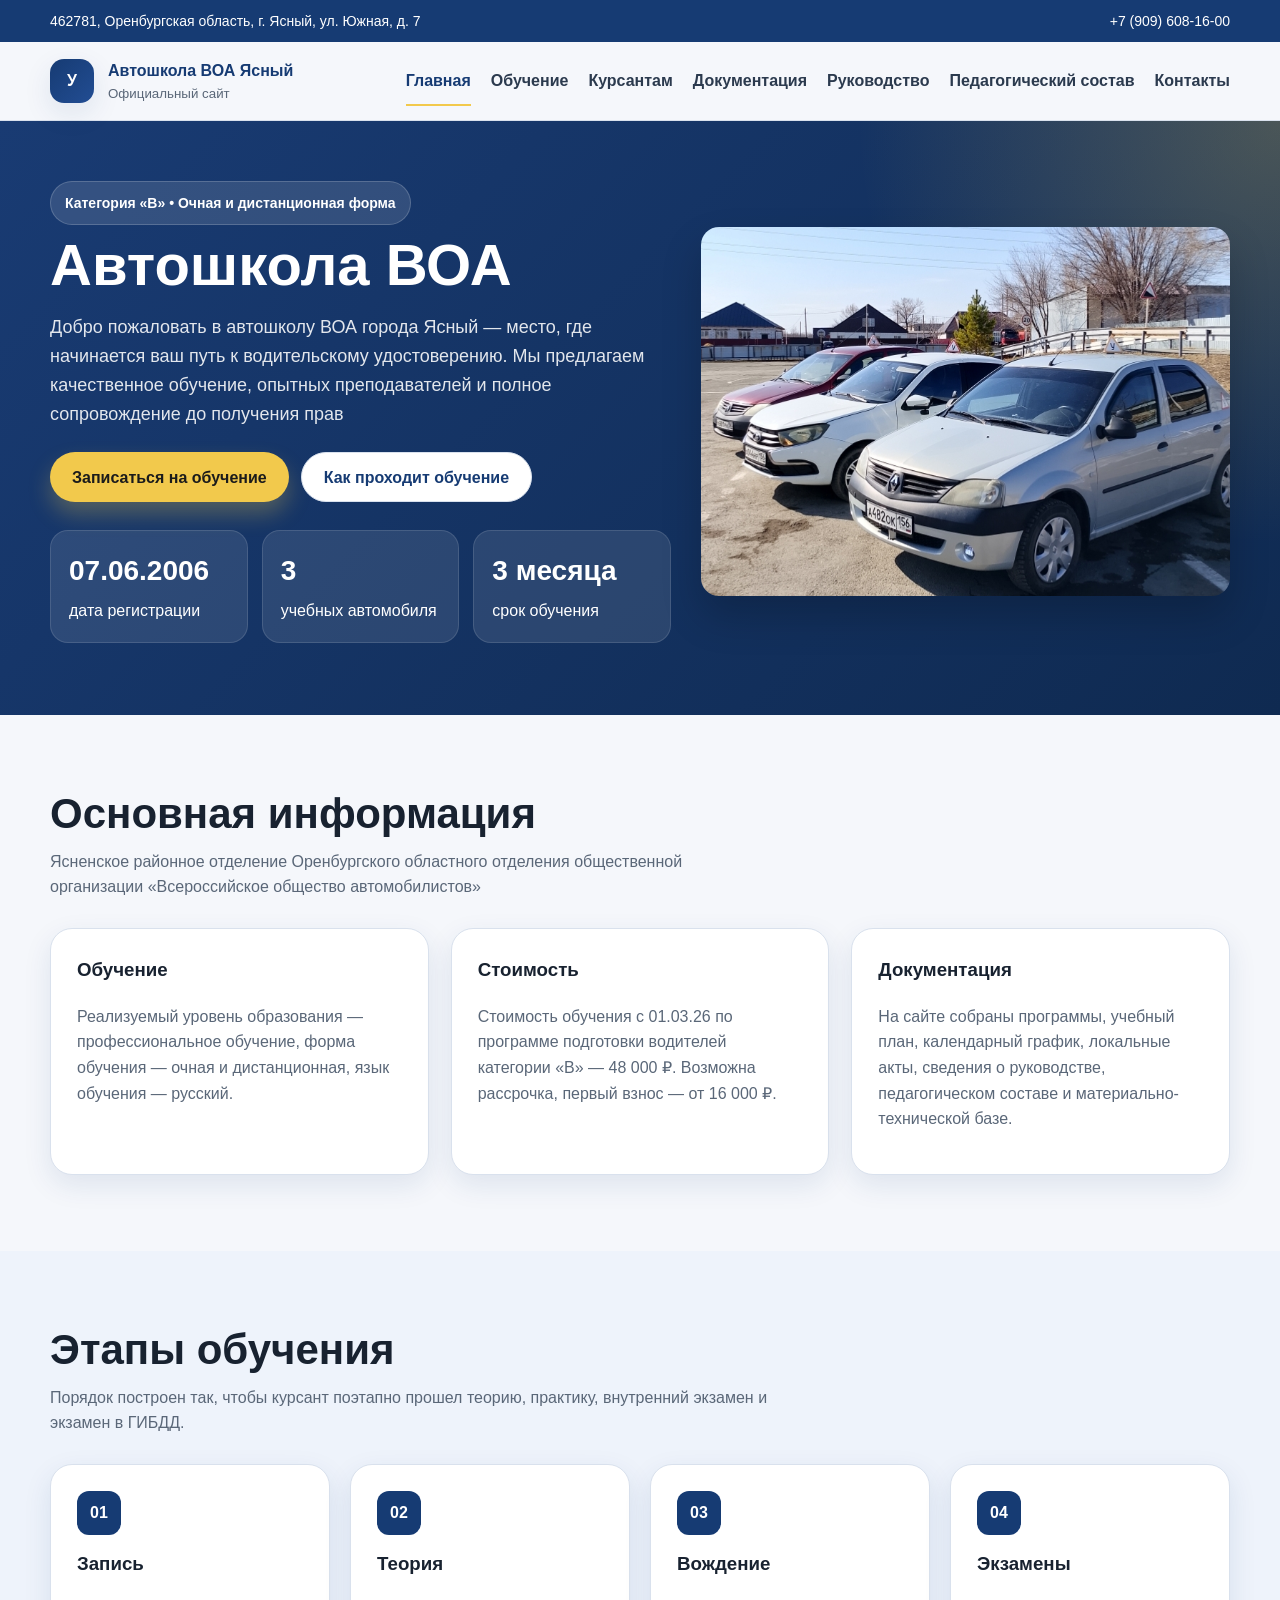
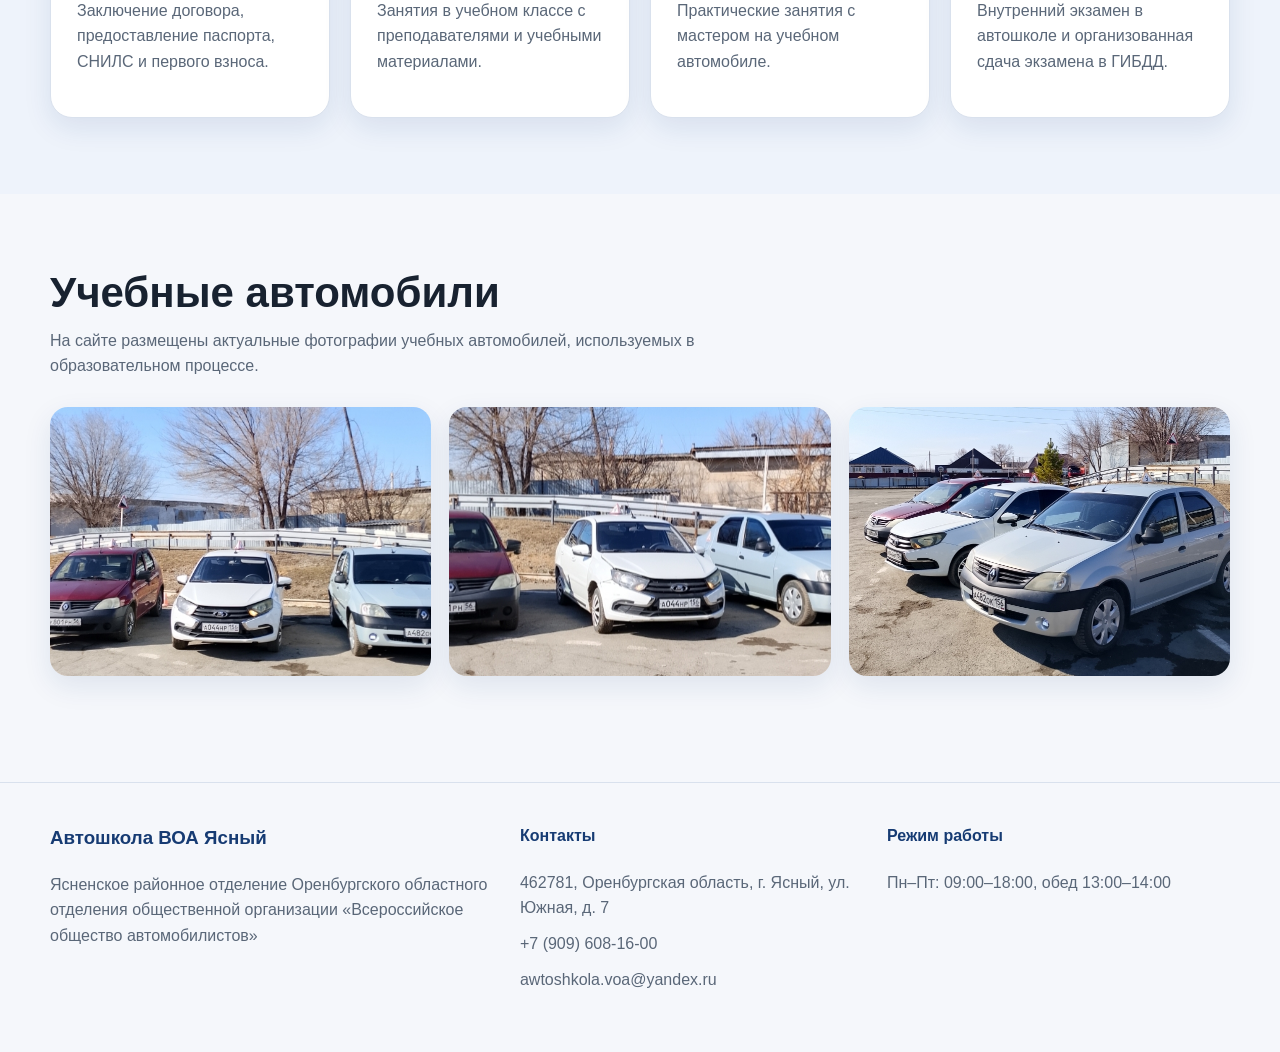
<file: index.html>
<!DOCTYPE html>
<html lang="ru">
<head>
  <meta charset="UTF-8" />
  <meta name="viewport" content="width=device-width, initial-scale=1.0" />

  <title>ВОА Ясный — автошкола, обучение на права категории B</title>

  <meta name="description" content="Официальный сайт автошколы ВОА в Ясном. Обучение на права категории B, теория, вождение, подготовка к экзамену ГИБДД.ВОА Ясный, Автошкола Ясный, Автошкола ВОА Ясный" />

  <meta name="keywords" content="ВОА Ясный, автошкола Ясный, права Ясный, обучение вождению" />

  <meta name="robots" content="index, follow" />

  <meta name="google-site-verification" content="EW2TtbKQk9HyhIWcy-3TnXFjOgDxEClTxjRQ3O5Yyy0" />
  <meta name="yandex-verification" content="37dcff7eb4af3d0b" />

  <link rel="stylesheet" href="style.css" />
</head>
<body>
  <div class="topbar">
    <div class="container topbar-inner">
      <span>462781, Оренбургская область, г. Ясный, ул. Южная, д. 7</span>
      <span><a href="tel:79096081600">+7 (909) 608-16-00</a></span>
    </div>
  </div>
  <header class="header">
    <div class="container header-inner">
      <a class="logo" href="index.html">
        <span class="logo-mark">У</span>
        <span>
          <strong>Автошкола ВОА Ясный</strong>
          <small>Официальный сайт</small>
        </span>
      </a>
      <button class="menu-toggle" type="button" aria-label="Открыть меню">☰</button>
      <nav class="nav"><a href="index.html" class="is-active">Главная</a>
<a href="training.html">Обучение</a>
<a href="students.html">Курсантам</a>
<a href="docs.html">Документация</a>
<a href="management.html">Руководство</a>
<a href="teachers.html">Педагогический состав</a>
<a href="contacts.html">Контакты</a></nav>
    </div>
  </header>
  <main>
<section class="hero hero-home">
  <div class="container hero-grid">
    <div class="hero-copy reveal">
      <span class="eyebrow">Категория «В» • Очная и дистанционная форма</span>
      <h1>Автошкола ВОА</h1>
      <p>Добро пожаловать в автошколу ВОА города Ясный — место, где начинается ваш путь к водительскому удостоверению. Мы предлагаем качественное обучение, опытных преподавателей и полное сопровождение до получения прав</p>
      <div class="hero-actions">
        <a class="btn btn-primary" href="tel:+79096081600">Записаться на обучение</a>
        <a class="btn btn-secondary" href="training.html">Как проходит обучение</a>
      </div>
      <div class="stats-grid">
        <div class="stat-card"><strong>07.06.2006</strong><span>дата регистрации</span></div>
        <div class="stat-card"><strong>3</strong><span>учебных автомобиля</span></div>
        <div class="stat-card"><strong>3 месяца</strong><span>срок обучения</span></div>
      </div>
    </div>
    <div class="hero-media reveal">
      <img src="assets/img/cars-2.jpg" alt="Учебные автомобили автошколы" />
    </div>
  </div>
</section>

<section class="section">
  <div class="container">
    <div class="section-head reveal">
      <h2>Основная информация</h2>
      <p>Ясненское районное отделение Оренбургского областного отделения общественной организации «Всероссийское общество автомобилистов»</p>
    </div>
    <div class="cards cards-3">
      <article class="card reveal">
        <h3>Обучение</h3>
        <p>Реализуемый уровень образования — профессиональное обучение, форма обучения — очная и дистанционная, язык обучения — русский.</p>
      </article>
      <article class="card reveal">
        <h3>Стоимость</h3>
        <p>Стоимость обучения c 01.03.26 по программе подготовки водителей категории «В» — 48 000 ₽. Возможна рассрочка, первый взнос — от 16 000 ₽.</p>
      </article>
      <article class="card reveal">
        <h3>Документация</h3>
        <p>На сайте собраны программы, учебный план, календарный график, локальные акты, сведения о руководстве, педагогическом составе и материально-технической базе.</p>
      </article>
    </div>
  </div>
</section>

<section class="section section-soft">
  <div class="container">
    <div class="section-head reveal">
      <h2>Этапы обучения</h2>
      <p>Порядок построен так, чтобы курсант поэтапно прошел теорию, практику, внутренний экзамен и экзамен в ГИБДД.</p>
    </div>
    <div class="steps-grid">
      <div class="step-card reveal"><span>01</span><h3>Запись</h3><p>Заключение договора, предоставление паспорта, СНИЛС и первого взноса.</p></div>
      <div class="step-card reveal"><span>02</span><h3>Теория</h3><p>Занятия в учебном классе с преподавателями и учебными материалами.</p></div>
      <div class="step-card reveal"><span>03</span><h3>Вождение</h3><p>Практические занятия с мастером на учебном автомобиле.</p></div>
      <div class="step-card reveal"><span>04</span><h3>Экзамены</h3><p>Внутренний экзамен в автошколе и организованная сдача экзамена в ГИБДД.</p></div>
    </div>
  </div>
</section>

<section class="section">
  <div class="container">
    <div class="section-head reveal">
      <h2>Учебные автомобили</h2>
      <p>На сайте размещены актуальные фотографии учебных автомобилей, используемых в образовательном процессе.</p>
    </div>
    <div class="gallery-grid gallery-grid-3">
      <img class="reveal" src="assets/img/cars-1.jpg" alt="Учебные автомобили — фото 1" />
      <img class="reveal" src="assets/img/cars-3.jpg" alt="Учебные автомобили — фото 2" />
      <img class="reveal" src="assets/img/cars-5.jpg" alt="Учебные автомобили — фото 3" />
    </div>
  </div>
</section>

</main>
  <footer class="footer">
    <div class="container footer-grid">
      <div>
        <h3>Автошкола ВОА Ясный</h3>
        <p>Ясненское районное отделение Оренбургского областного отделения общественной организации «Всероссийское общество автомобилистов»</p>
      </div>
      <div>
        <h4>Контакты</h4>
        <p>462781, Оренбургская область, г. Ясный, ул. Южная, д. 7</p>
        <p><a href="tel:79096081600">+7 (909) 608-16-00</a></p>
        <p><a href="mailto:awtoshkola.voa@yandex.ru">awtoshkola.voa@yandex.ru</a></p>
      </div>
      <div>
        <h4>Режим работы</h4>
        <p>Пн–Пт: 09:00–18:00, обед 13:00–14:00</p>
      </div>
    </div>
  </footer>
  <script src="script.js"></script>
</body>
</html>
</file>
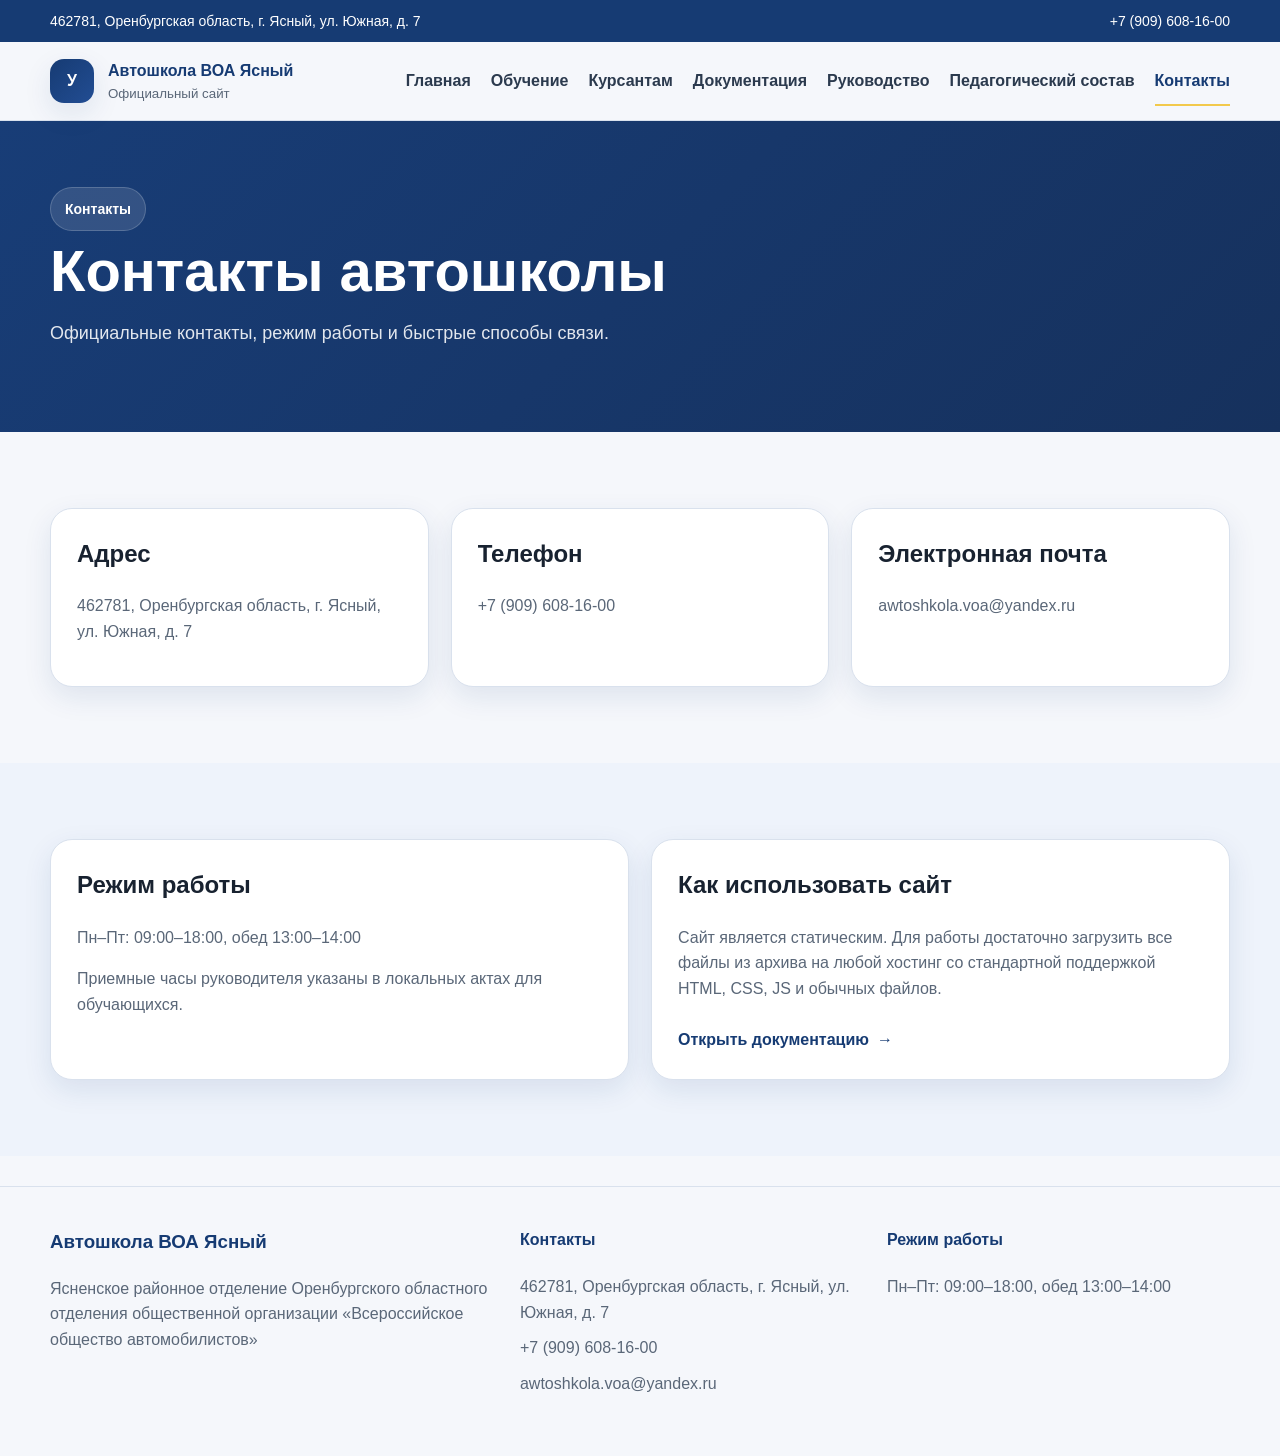
<file: contacts.html>
<!DOCTYPE html>
<html lang="ru">
<head>
  <meta charset="UTF-8" />
  <meta name="viewport" content="width=device-width, initial-scale=1.0" />
  <title>Контакты — Автошкола ВОА Ясный</title>
  <meta name="description" content="Официальный сайт Ясненское районное отделение ООООО «ВОА»." />
  <link rel="stylesheet" href="style.css" />
</head>
<body>
  <div class="topbar">
    <div class="container topbar-inner">
      <span>462781, Оренбургская область, г. Ясный, ул. Южная, д. 7</span>
      <span><a href="tel:79096081600">+7 (909) 608-16-00</a></span>
    </div>
  </div>
  <header class="header">
    <div class="container header-inner">
      <a class="logo" href="index.html">
        <span class="logo-mark">У</span>
        <span>
          <strong>Автошкола ВОА Ясный</strong>
          <small>Официальный сайт</small>
        </span>
      </a>
      <button class="menu-toggle" type="button" aria-label="Открыть меню">☰</button>
      <nav class="nav"><a href="index.html">Главная</a>
<a href="training.html">Обучение</a>
<a href="students.html">Курсантам</a>
<a href="docs.html">Документация</a>
<a href="management.html">Руководство</a>
<a href="teachers.html">Педагогический состав</a>
<a href="contacts.html" class="is-active">Контакты</a></nav>
    </div>
  </header>
  <main>
<section class="hero hero-inner">
  <div class="container hero-inner-box reveal">
    <span class="eyebrow">Контакты</span>
    <h1>Контакты автошколы</h1>
    <p>Официальные контакты, режим работы и быстрые способы связи.</p>
  </div>
</section>
<section class="section">
  <div class="container cards cards-3">
    <article class="card reveal"><h2>Адрес</h2><p>462781, Оренбургская область, г. Ясный, ул. Южная, д. 7</p></article>
    <article class="card reveal"><h2>Телефон</h2><p><a href="tel:79096081600">+7 (909) 608-16-00</a></p></article>
    <article class="card reveal"><h2>Электронная почта</h2><p><a href="mailto:awtoshkola.voa@yandex.ru">awtoshkola.voa@yandex.ru</a></p></article>
  </div>
</section>
<section class="section section-soft">
  <div class="container two-col">
    <div class="card reveal">
      <h2>Режим работы</h2>
      <p>Пн–Пт: 09:00–18:00, обед 13:00–14:00</p>
      <p>Приемные часы руководителя указаны в локальных актах для обучающихся.</p>
    </div>
    <div class="card reveal">
      <h2>Как использовать сайт</h2>
      <p>Сайт является статическим. Для работы достаточно загрузить все файлы из архива на любой хостинг со стандартной поддержкой HTML, CSS, JS и обычных файлов.</p>
      <a class="link-arrow" href="docs.html">Открыть документацию</a>
    </div>
  </div>
</section>
</main>
  <footer class="footer">
    <div class="container footer-grid">
      <div>
        <h3>Автошкола ВОА Ясный</h3>
        <p>Ясненское районное отделение Оренбургского областного отделения общественной организации «Всероссийское общество автомобилистов»</p>
      </div>
      <div>
        <h4>Контакты</h4>
        <p>462781, Оренбургская область, г. Ясный, ул. Южная, д. 7</p>
        <p><a href="tel:79096081600">+7 (909) 608-16-00</a></p>
        <p><a href="mailto:awtoshkola.voa@yandex.ru">awtoshkola.voa@yandex.ru</a></p>
      </div>
      <div>
        <h4>Режим работы</h4>
        <p>Пн–Пт: 09:00–18:00, обед 13:00–14:00</p>
      </div>
    </div>
  </footer>
  <script src="script.js"></script>
</body>
</html>
</file>
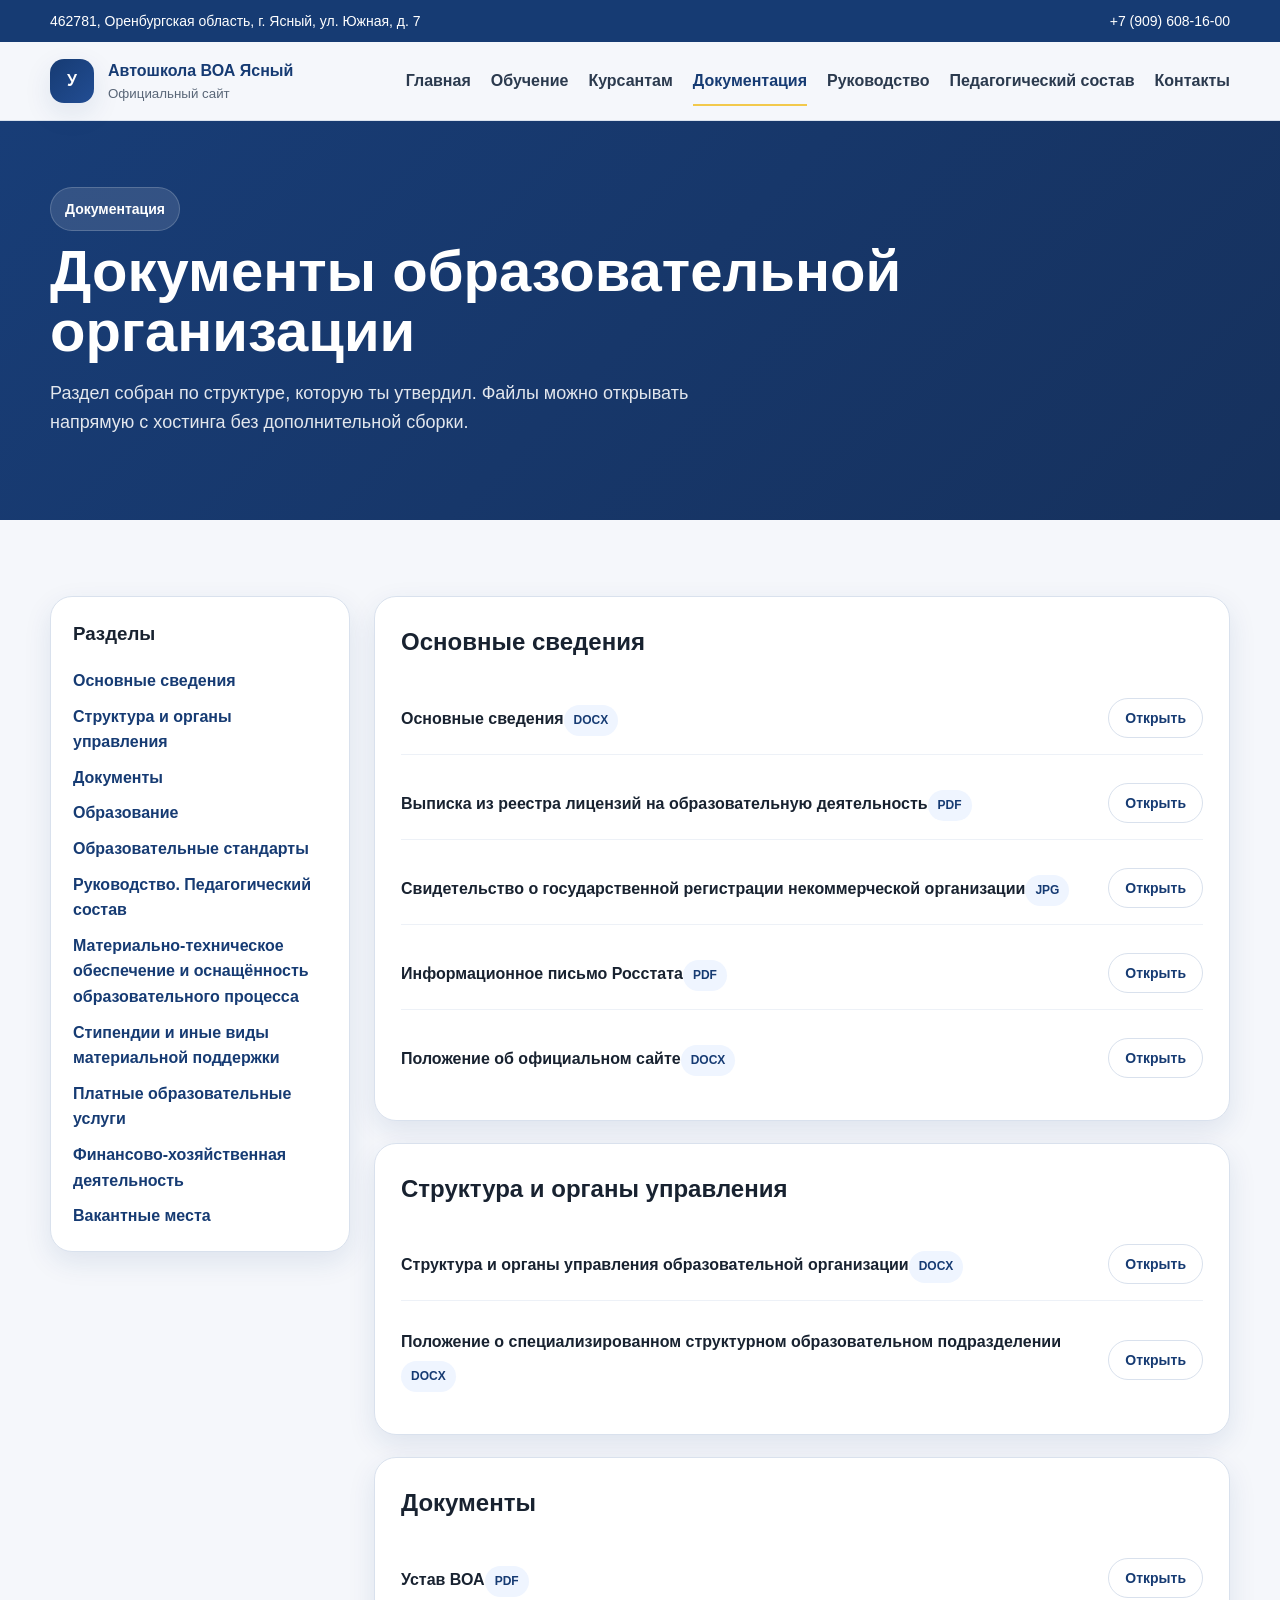
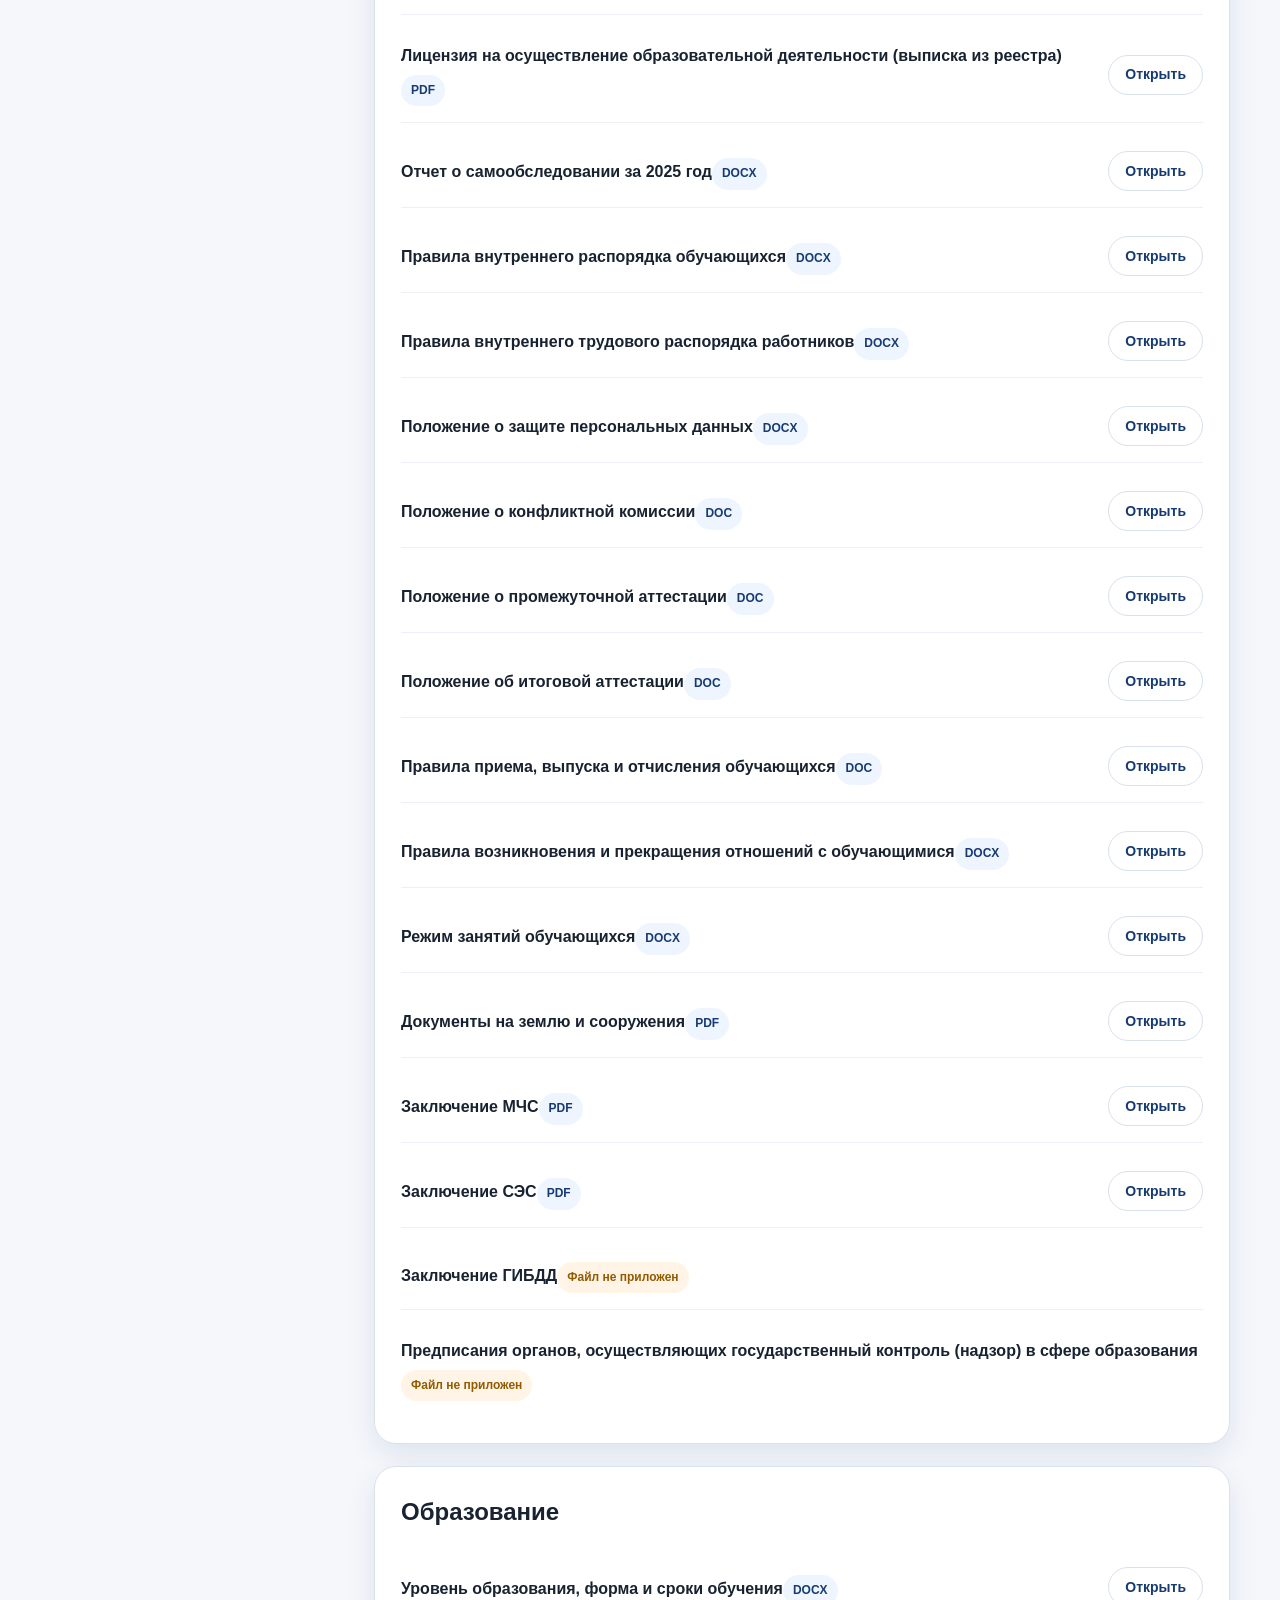
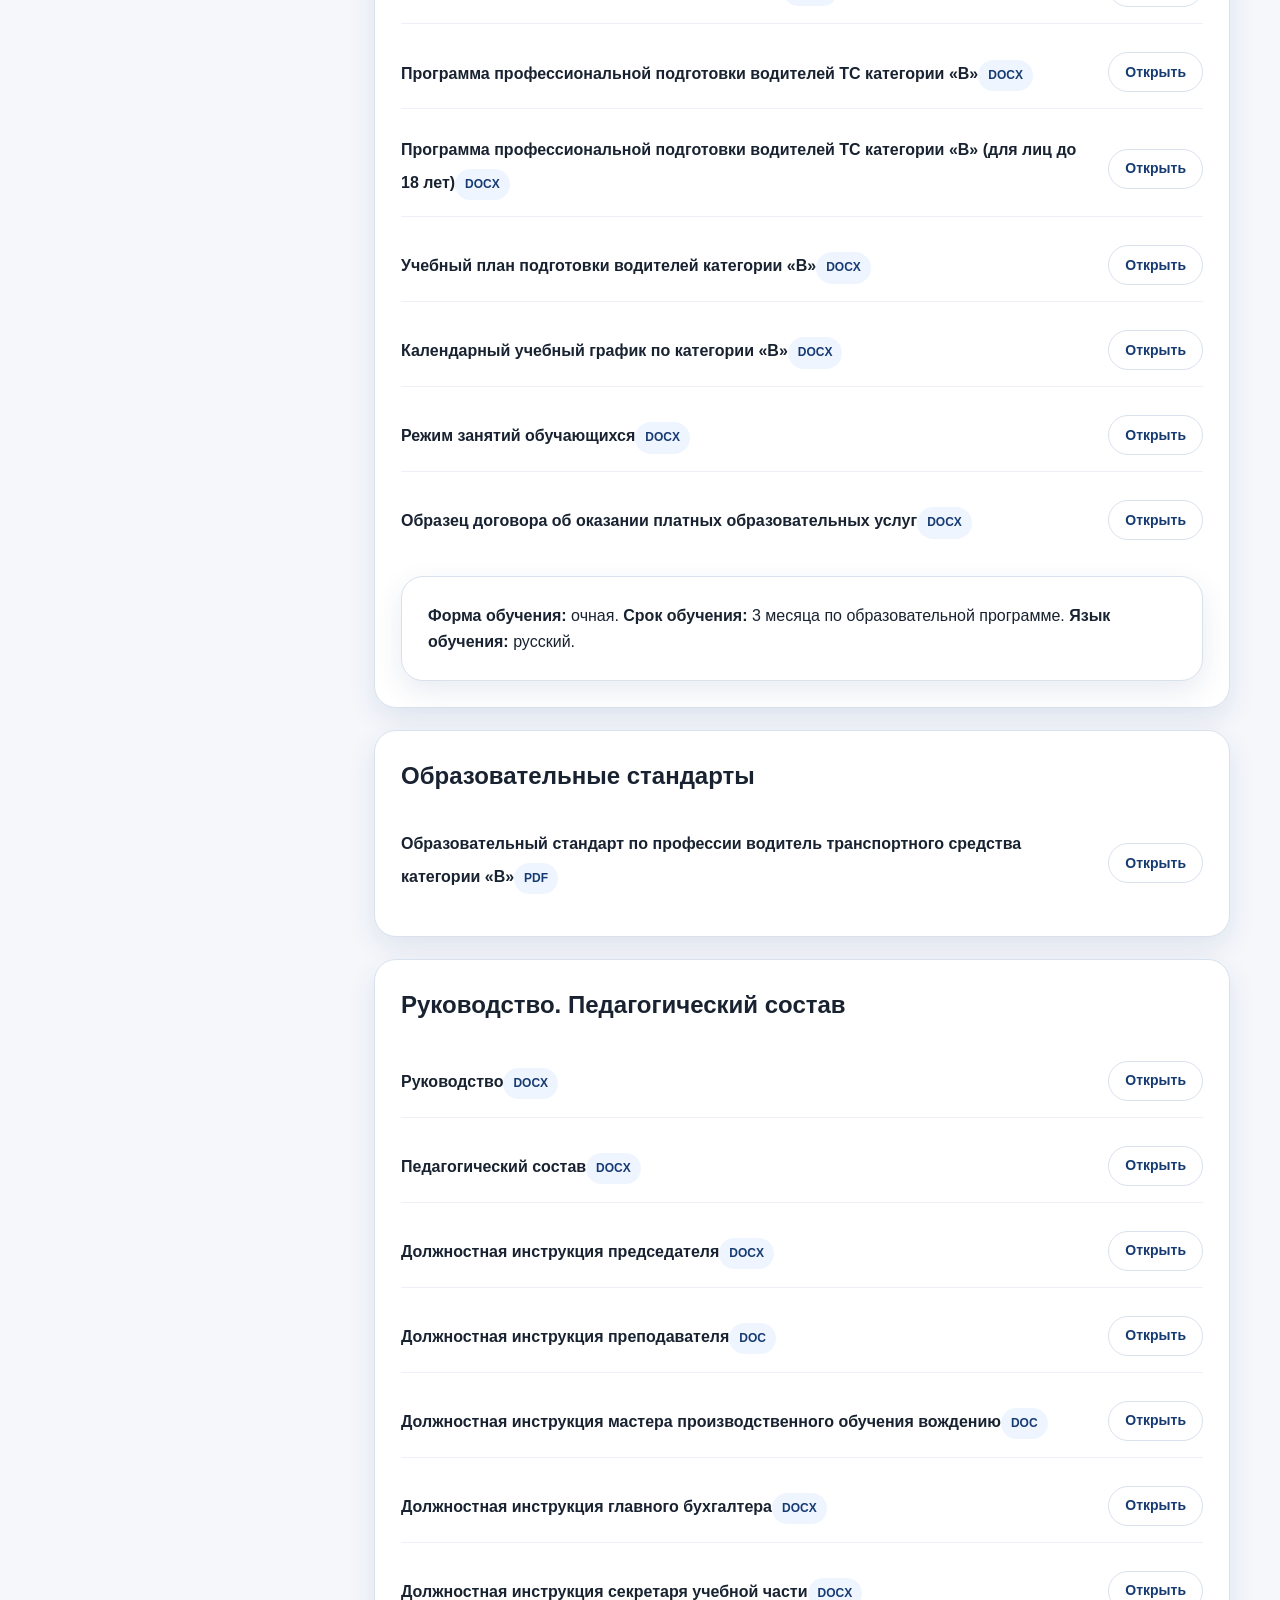
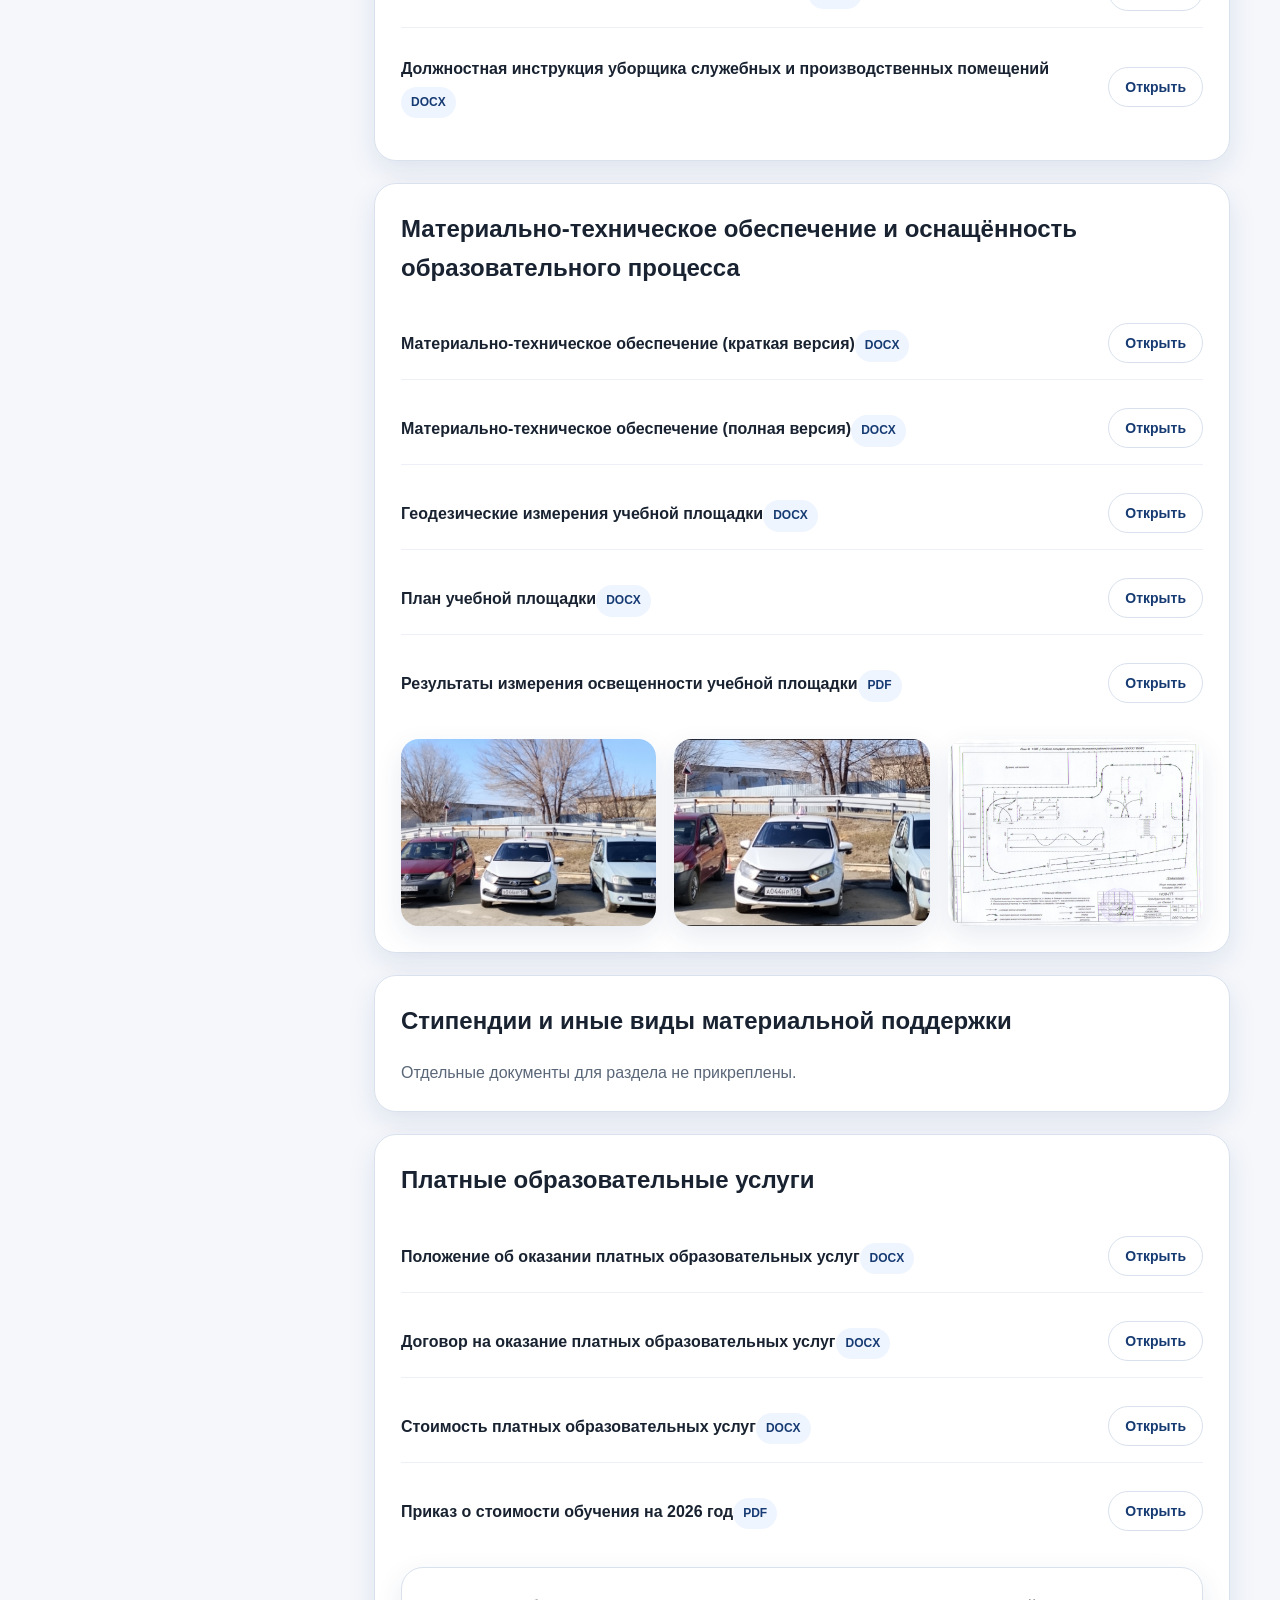
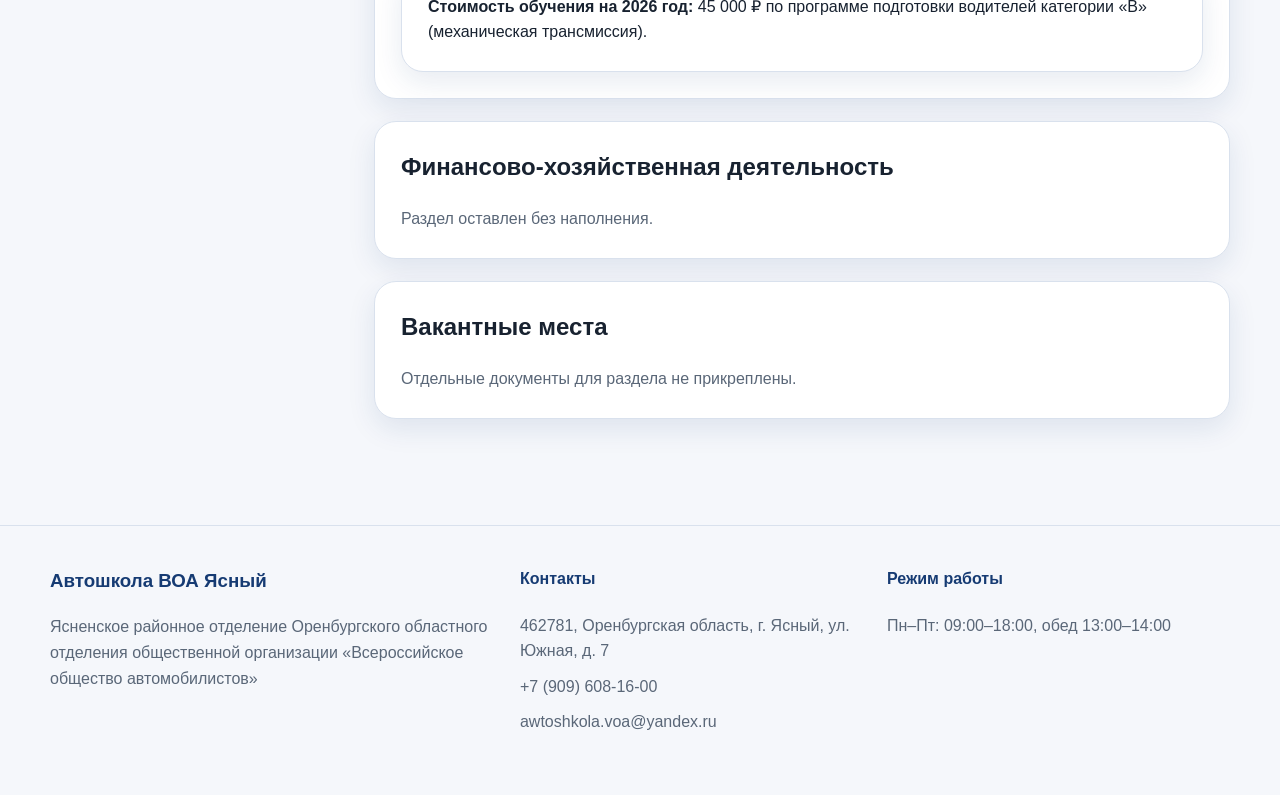
<file: docs.html>
<!DOCTYPE html>
<html lang="ru">
<head>
  <meta charset="UTF-8" />
  <meta name="viewport" content="width=device-width, initial-scale=1.0" />
  <title>Документация — Автошкола ВОА Ясный</title>
  <meta name="description" content="Официальный сайт Ясненское районное отделение ООООО «ВОА»." />
  <link rel="stylesheet" href="style.css" />
</head>
<body>
  <div class="topbar">
    <div class="container topbar-inner">
      <span>462781, Оренбургская область, г. Ясный, ул. Южная, д. 7</span>
      <span><a href="tel:79096081600">+7 (909) 608-16-00</a></span>
    </div>
  </div>
  <header class="header">
    <div class="container header-inner">
      <a class="logo" href="index.html">
        <span class="logo-mark">У</span>
        <span>
          <strong>Автошкола ВОА Ясный</strong>
          <small>Официальный сайт</small>
        </span>
      </a>
      <button class="menu-toggle" type="button" aria-label="Открыть меню">☰</button>
      <nav class="nav"><a href="index.html">Главная</a>
<a href="training.html">Обучение</a>
<a href="students.html">Курсантам</a>
<a href="docs.html" class="is-active">Документация</a>
<a href="management.html">Руководство</a>
<a href="teachers.html">Педагогический состав</a>
<a href="contacts.html">Контакты</a></nav>
    </div>
  </header>
  <main>
<section class="hero hero-inner">
  <div class="container hero-inner-box reveal">
    <span class="eyebrow">Документация</span>
    <h1>Документы образовательной организации</h1>
    <p>Раздел собран по структуре, которую ты утвердил. Файлы можно открывать напрямую с хостинга без дополнительной сборки.</p>
  </div>
</section>
<section class="section">
  <div class="container docs-layout">
    <aside class="docs-sidebar reveal">
      <div class="docs-sidebar-box">
        <h3>Разделы</h3>
        <nav class="docs-anchor-nav"><a href="#osnovnye-svedeniya">Основные сведения</a><a href="#struktura-upravlenie">Структура и органы управления</a><a href="#documents">Документы</a><a href="#education">Образование</a><a href="#standards">Образовательные стандарты</a><a href="#leaders-teachers">Руководство. Педагогический состав</a><a href="#material">Материально-техническое обеспечение и оснащённость образовательного процесса</a><a href="#scholarships">Стипендии и иные виды материальной поддержки</a><a href="#paid">Платные образовательные услуги</a><a href="#finance">Финансово-хозяйственная деятельность</a><a href="#vacancies">Вакантные места</a></nav>
      </div>
    </aside>
    <div class="docs-content"><section id="osnovnye-svedeniya" class="doc-section reveal"><div class="doc-section-head"><h2>Основные сведения</h2></div><ul class="doc-list"><li class="doc-item"><div><strong>Основные сведения</strong><span class="doc-type">DOCX</span></div><a class="btn btn-secondary btn-sm" href="assets/files/osnovnye-svedeniya.docx" target="_blank" rel="noopener">Открыть</a></li><li class="doc-item"><div><strong>Выписка из реестра лицензий на образовательную деятельность</strong><span class="doc-type">PDF</span></div><a class="btn btn-secondary btn-sm" href="assets/files/licenziya-vypiska-2026.pdf" target="_blank" rel="noopener">Открыть</a></li><li class="doc-item"><div><strong>Свидетельство о государственной регистрации некоммерческой организации</strong><span class="doc-type">JPG</span></div><a class="btn btn-secondary btn-sm" href="assets/img/svidetelstvo-gos-registracii.jpg" target="_blank" rel="noopener">Открыть</a></li><li class="doc-item"><div><strong>Информационное письмо Росстата</strong><span class="doc-type">PDF</span></div><a class="btn btn-secondary btn-sm" href="assets/files/informacionnoe-pismo-rosstat.pdf" target="_blank" rel="noopener">Открыть</a></li><li class="doc-item"><div><strong>Положение об официальном сайте</strong><span class="doc-type">DOCX</span></div><a class="btn btn-secondary btn-sm" href="assets/files/polozhenie-o-sayte.docx" target="_blank" rel="noopener">Открыть</a></li></ul></section><section id="struktura-upravlenie" class="doc-section reveal"><div class="doc-section-head"><h2>Структура и органы управления</h2></div><ul class="doc-list"><li class="doc-item"><div><strong>Структура и органы управления образовательной организации</strong><span class="doc-type">DOCX</span></div><a class="btn btn-secondary btn-sm" href="assets/files/struktura-i-organy-upravleniya.docx" target="_blank" rel="noopener">Открыть</a></li><li class="doc-item"><div><strong>Положение о специализированном структурном образовательном подразделении</strong><span class="doc-type">DOCX</span></div><a class="btn btn-secondary btn-sm" href="assets/files/polozhenie-o-podrazdelenii.docx" target="_blank" rel="noopener">Открыть</a></li></ul></section><section id="documents" class="doc-section reveal"><div class="doc-section-head"><h2>Документы</h2></div><ul class="doc-list"><li class="doc-item"><div><strong>Устав ВОА</strong><span class="doc-type">PDF</span></div><a class="btn btn-secondary btn-sm" href="assets/files/ustav-voa-2021.pdf" target="_blank" rel="noopener">Открыть</a></li><li class="doc-item"><div><strong>Лицензия на осуществление образовательной деятельности (выписка из реестра)</strong><span class="doc-type">PDF</span></div><a class="btn btn-secondary btn-sm" href="assets/files/licenziya-vypiska-2026.pdf" target="_blank" rel="noopener">Открыть</a></li><li class="doc-item"><div><strong>Отчет о самообследовании за 2025 год</strong><span class="doc-type">DOCX</span></div><a class="btn btn-secondary btn-sm" href="assets/files/otchet-samoobsledovaniya-2025.docx" target="_blank" rel="noopener">Открыть</a></li><li class="doc-item"><div><strong>Правила внутреннего распорядка обучающихся</strong><span class="doc-type">DOCX</span></div><a class="btn btn-secondary btn-sm" href="assets/files/pravila-vnutrennego-rasporyadka-obuchayushchihsya.docx" target="_blank" rel="noopener">Открыть</a></li><li class="doc-item"><div><strong>Правила внутреннего трудового распорядка работников</strong><span class="doc-type">DOCX</span></div><a class="btn btn-secondary btn-sm" href="assets/files/pravila-vnutrennego-trudovogo-rasporyadka-rabotnikov.docx" target="_blank" rel="noopener">Открыть</a></li><li class="doc-item"><div><strong>Положение о защите персональных данных</strong><span class="doc-type">DOCX</span></div><a class="btn btn-secondary btn-sm" href="assets/files/polozhenie-o-zashchite-personalnyh-dannyh.docx" target="_blank" rel="noopener">Открыть</a></li><li class="doc-item"><div><strong>Положение о конфликтной комиссии</strong><span class="doc-type">DOC</span></div><a class="btn btn-secondary btn-sm" href="assets/files/polozhenie-o-konfliktnoy-komissii.doc" target="_blank" rel="noopener">Открыть</a></li><li class="doc-item"><div><strong>Положение о промежуточной аттестации</strong><span class="doc-type">DOC</span></div><a class="btn btn-secondary btn-sm" href="assets/files/polozhenie-o-promezhutochnoy-attestacii.doc" target="_blank" rel="noopener">Открыть</a></li><li class="doc-item"><div><strong>Положение об итоговой аттестации</strong><span class="doc-type">DOC</span></div><a class="btn btn-secondary btn-sm" href="assets/files/polozhenie-ob-itogovoy-attestacii.doc" target="_blank" rel="noopener">Открыть</a></li><li class="doc-item"><div><strong>Правила приема, выпуска и отчисления обучающихся</strong><span class="doc-type">DOC</span></div><a class="btn btn-secondary btn-sm" href="assets/files/pravila-priema-vypuska-otchisleniya.doc" target="_blank" rel="noopener">Открыть</a></li><li class="doc-item"><div><strong>Правила возникновения и прекращения отношений с обучающимися</strong><span class="doc-type">DOCX</span></div><a class="btn btn-secondary btn-sm" href="assets/files/pravila-vozniknoveniya-i-prekrashcheniya-otnosheniy.docx" target="_blank" rel="noopener">Открыть</a></li><li class="doc-item"><div><strong>Режим занятий обучающихся</strong><span class="doc-type">DOCX</span></div><a class="btn btn-secondary btn-sm" href="assets/files/rezhim-zanyatiy-obuchayushchihsya.docx" target="_blank" rel="noopener">Открыть</a></li><li class="doc-item"><div><strong>Документы на землю и сооружения</strong><span class="doc-type">PDF</span></div><a class="btn btn-secondary btn-sm" href="assets/files/dokumenty-na-zemlyu-i-sooruzheniya.pdf" target="_blank" rel="noopener">Открыть</a></li><li class="doc-item"><div><strong>Заключение МЧС</strong><span class="doc-type">PDF</span></div><a class="btn btn-secondary btn-sm" href="assets/files/zaklyuchenie-mchs.pdf" target="_blank" rel="noopener">Открыть</a></li><li class="doc-item"><div><strong>Заключение СЭС</strong><span class="doc-type">PDF</span></div><a class="btn btn-secondary btn-sm" href="assets/files/zaklyuchenie-ses.pdf" target="_blank" rel="noopener">Открыть</a></li><li class="doc-item"><div><strong>Заключение ГИБДД</strong><span class="doc-status doc-status-missing">Файл не приложен</span></div></li><li class="doc-item"><div><strong>Предписания органов, осуществляющих государственный контроль (надзор) в сфере образования</strong><span class="doc-status doc-status-missing">Файл не приложен</span></div></li></ul></section><section id="education" class="doc-section reveal"><div class="doc-section-head"><h2>Образование</h2></div><ul class="doc-list"><li class="doc-item"><div><strong>Уровень образования, форма и сроки обучения</strong><span class="doc-type">DOCX</span></div><a class="btn btn-secondary btn-sm" href="assets/files/uroven-forma-srok-obucheniya.docx" target="_blank" rel="noopener">Открыть</a></li><li class="doc-item"><div><strong>Программа профессиональной подготовки водителей ТС категории «В»</strong><span class="doc-type">DOCX</span></div><a class="btn btn-secondary btn-sm" href="assets/files/programma-kategoriya-b-2026.docx" target="_blank" rel="noopener">Открыть</a></li><li class="doc-item"><div><strong>Программа профессиональной подготовки водителей ТС категории «В» (для лиц до 18 лет)</strong><span class="doc-type">DOCX</span></div><a class="btn btn-secondary btn-sm" href="assets/files/programma-kategoriya-b-do-18-2026.docx" target="_blank" rel="noopener">Открыть</a></li><li class="doc-item"><div><strong>Учебный план подготовки водителей категории «В»</strong><span class="doc-type">DOCX</span></div><a class="btn btn-secondary btn-sm" href="assets/files/uchebnyy-plan-2026.docx" target="_blank" rel="noopener">Открыть</a></li><li class="doc-item"><div><strong>Календарный учебный график по категории «В»</strong><span class="doc-type">DOCX</span></div><a class="btn btn-secondary btn-sm" href="assets/files/kalendarnyy-uchebnyy-grafik-2026.docx" target="_blank" rel="noopener">Открыть</a></li><li class="doc-item"><div><strong>Режим занятий обучающихся</strong><span class="doc-type">DOCX</span></div><a class="btn btn-secondary btn-sm" href="assets/files/rezhim-zanyatiy-obuchayushchihsya.docx" target="_blank" rel="noopener">Открыть</a></li><li class="doc-item"><div><strong>Образец договора об оказании платных образовательных услуг</strong><span class="doc-type">DOCX</span></div><a class="btn btn-secondary btn-sm" href="assets/files/obrazec-dogovora-ob-okazanii-platnyh-uslug.docx" target="_blank" rel="noopener">Открыть</a></li></ul><div class="note-box" style="margin-top:20px"><strong>Форма обучения:</strong> очная. <strong>Срок обучения:</strong> 3 месяца по образовательной программе. <strong>Язык обучения:</strong> русский.</div></section><section id="standards" class="doc-section reveal"><div class="doc-section-head"><h2>Образовательные стандарты</h2></div><ul class="doc-list"><li class="doc-item"><div><strong>Образовательный стандарт по профессии водитель транспортного средства категории «В»</strong><span class="doc-type">PDF</span></div><a class="btn btn-secondary btn-sm" href="assets/files/obrazovatelnyy-standart-kategoriya-b.pdf" target="_blank" rel="noopener">Открыть</a></li></ul></section><section id="leaders-teachers" class="doc-section reveal"><div class="doc-section-head"><h2>Руководство. Педагогический состав</h2></div><ul class="doc-list"><li class="doc-item"><div><strong>Руководство</strong><span class="doc-type">DOCX</span></div><a class="btn btn-secondary btn-sm" href="assets/files/rukovodstvo.docx" target="_blank" rel="noopener">Открыть</a></li><li class="doc-item"><div><strong>Педагогический состав</strong><span class="doc-type">DOCX</span></div><a class="btn btn-secondary btn-sm" href="assets/files/pedagogicheskiy-sostav.docx" target="_blank" rel="noopener">Открыть</a></li><li class="doc-item"><div><strong>Должностная инструкция председателя</strong><span class="doc-type">DOCX</span></div><a class="btn btn-secondary btn-sm" href="assets/files/dolzhnostnaya-instrukciya-predsedatelya.docx" target="_blank" rel="noopener">Открыть</a></li><li class="doc-item"><div><strong>Должностная инструкция преподавателя</strong><span class="doc-type">DOC</span></div><a class="btn btn-secondary btn-sm" href="assets/files/dolzhnostnaya-instrukciya-prepodavatelya.doc" target="_blank" rel="noopener">Открыть</a></li><li class="doc-item"><div><strong>Должностная инструкция мастера производственного обучения вождению</strong><span class="doc-type">DOC</span></div><a class="btn btn-secondary btn-sm" href="assets/files/dolzhnostnaya-instrukciya-mastera-pov.doc" target="_blank" rel="noopener">Открыть</a></li><li class="doc-item"><div><strong>Должностная инструкция главного бухгалтера</strong><span class="doc-type">DOCX</span></div><a class="btn btn-secondary btn-sm" href="assets/files/dolzhnostnaya-instrukciya-glavnogo-buhgaltera.docx" target="_blank" rel="noopener">Открыть</a></li><li class="doc-item"><div><strong>Должностная инструкция секретаря учебной части</strong><span class="doc-type">DOCX</span></div><a class="btn btn-secondary btn-sm" href="assets/files/dolzhnostnaya-instrukciya-sekretarya.docx" target="_blank" rel="noopener">Открыть</a></li><li class="doc-item"><div><strong>Должностная инструкция уборщика служебных и производственных помещений</strong><span class="doc-type">DOCX</span></div><a class="btn btn-secondary btn-sm" href="assets/files/dolzhnostnaya-instrukciya-uborshchika.docx" target="_blank" rel="noopener">Открыть</a></li></ul></section><section id="material" class="doc-section reveal"><div class="doc-section-head"><h2>Материально-техническое обеспечение и оснащённость образовательного процесса</h2></div><ul class="doc-list"><li class="doc-item"><div><strong>Материально-техническое обеспечение (краткая версия)</strong><span class="doc-type">DOCX</span></div><a class="btn btn-secondary btn-sm" href="assets/files/materialno-tehnicheskoe-obespechenie-kratko.docx" target="_blank" rel="noopener">Открыть</a></li><li class="doc-item"><div><strong>Материально-техническое обеспечение (полная версия)</strong><span class="doc-type">DOCX</span></div><a class="btn btn-secondary btn-sm" href="assets/files/materialno-tehnicheskoe-obespechenie-polnoe.docx" target="_blank" rel="noopener">Открыть</a></li><li class="doc-item"><div><strong>Геодезические измерения учебной площадки</strong><span class="doc-type">DOCX</span></div><a class="btn btn-secondary btn-sm" href="assets/files/geodezicheskie-izmereniya.docx" target="_blank" rel="noopener">Открыть</a></li><li class="doc-item"><div><strong>План учебной площадки</strong><span class="doc-type">DOCX</span></div><a class="btn btn-secondary btn-sm" href="assets/files/plan-uchebnoy-ploshchadki.docx" target="_blank" rel="noopener">Открыть</a></li><li class="doc-item"><div><strong>Результаты измерения освещенности учебной площадки</strong><span class="doc-type">PDF</span></div><a class="btn btn-secondary btn-sm" href="assets/files/rezultaty-izmereniy-osveshchennosti.pdf" target="_blank" rel="noopener">Открыть</a></li></ul><div class="gallery-grid gallery-grid-3" style="margin-top:20px"><img src="assets/img/cars-1.jpg" alt="Учебные автомобили" /><img src="assets/img/cars-4.jpg" alt="Учебные автомобили" /><img src="assets/img/ploshchadka-1.jpg" alt="Учебная площадка" /></div></section><section id="scholarships" class="doc-section reveal"><div class="doc-section-head"><h2>Стипендии и иные виды материальной поддержки</h2></div><ul class="doc-list"><li class="doc-empty">Отдельные документы для раздела не прикреплены.</li></ul></section><section id="paid" class="doc-section reveal"><div class="doc-section-head"><h2>Платные образовательные услуги</h2></div><ul class="doc-list"><li class="doc-item"><div><strong>Положение об оказании платных образовательных услуг</strong><span class="doc-type">DOCX</span></div><a class="btn btn-secondary btn-sm" href="assets/files/polozhenie-o-platnyh-obrazovatelnyh-uslugah.docx" target="_blank" rel="noopener">Открыть</a></li><li class="doc-item"><div><strong>Договор на оказание платных образовательных услуг</strong><span class="doc-type">DOCX</span></div><a class="btn btn-secondary btn-sm" href="assets/files/obrazec-dogovora-ob-okazanii-platnyh-uslug.docx" target="_blank" rel="noopener">Открыть</a></li><li class="doc-item"><div><strong>Стоимость платных образовательных услуг</strong><span class="doc-type">DOCX</span></div><a class="btn btn-secondary btn-sm" href="assets/files/stoimost-obucheniya-i-soderzhanie-uslugi.docx" target="_blank" rel="noopener">Открыть</a></li><li class="doc-item"><div><strong>Приказ о стоимости обучения на 2026 год</strong><span class="doc-type">PDF</span></div><a class="btn btn-secondary btn-sm" href="assets/files/prikaz-o-stoimosti-2026.pdf" target="_blank" rel="noopener">Открыть</a></li></ul><div class="note-box" style="margin-top:20px"><strong>Стоимость обучения на 2026 год:</strong> 45 000 ₽ по программе подготовки водителей категории «В» (механическая трансмиссия).</div></section><section id="finance" class="doc-section reveal"><div class="doc-section-head"><h2>Финансово-хозяйственная деятельность</h2></div><ul class="doc-list"><li class="doc-empty">Раздел оставлен без наполнения.</li></ul></section><section id="vacancies" class="doc-section reveal"><div class="doc-section-head"><h2>Вакантные места</h2></div><ul class="doc-list"><li class="doc-empty">Отдельные документы для раздела не прикреплены.</li></ul></section></div>
  </div>
</section>
</main>
  <footer class="footer">
    <div class="container footer-grid">
      <div>
        <h3>Автошкола ВОА Ясный</h3>
        <p>Ясненское районное отделение Оренбургского областного отделения общественной организации «Всероссийское общество автомобилистов»</p>
      </div>
      <div>
        <h4>Контакты</h4>
        <p>462781, Оренбургская область, г. Ясный, ул. Южная, д. 7</p>
        <p><a href="tel:79096081600">+7 (909) 608-16-00</a></p>
        <p><a href="mailto:awtoshkola.voa@yandex.ru">awtoshkola.voa@yandex.ru</a></p>
      </div>
      <div>
        <h4>Режим работы</h4>
        <p>Пн–Пт: 09:00–18:00, обед 13:00–14:00</p>
      </div>
    </div>
  </footer>
  <script src="script.js"></script>
</body>
</html>
</file>
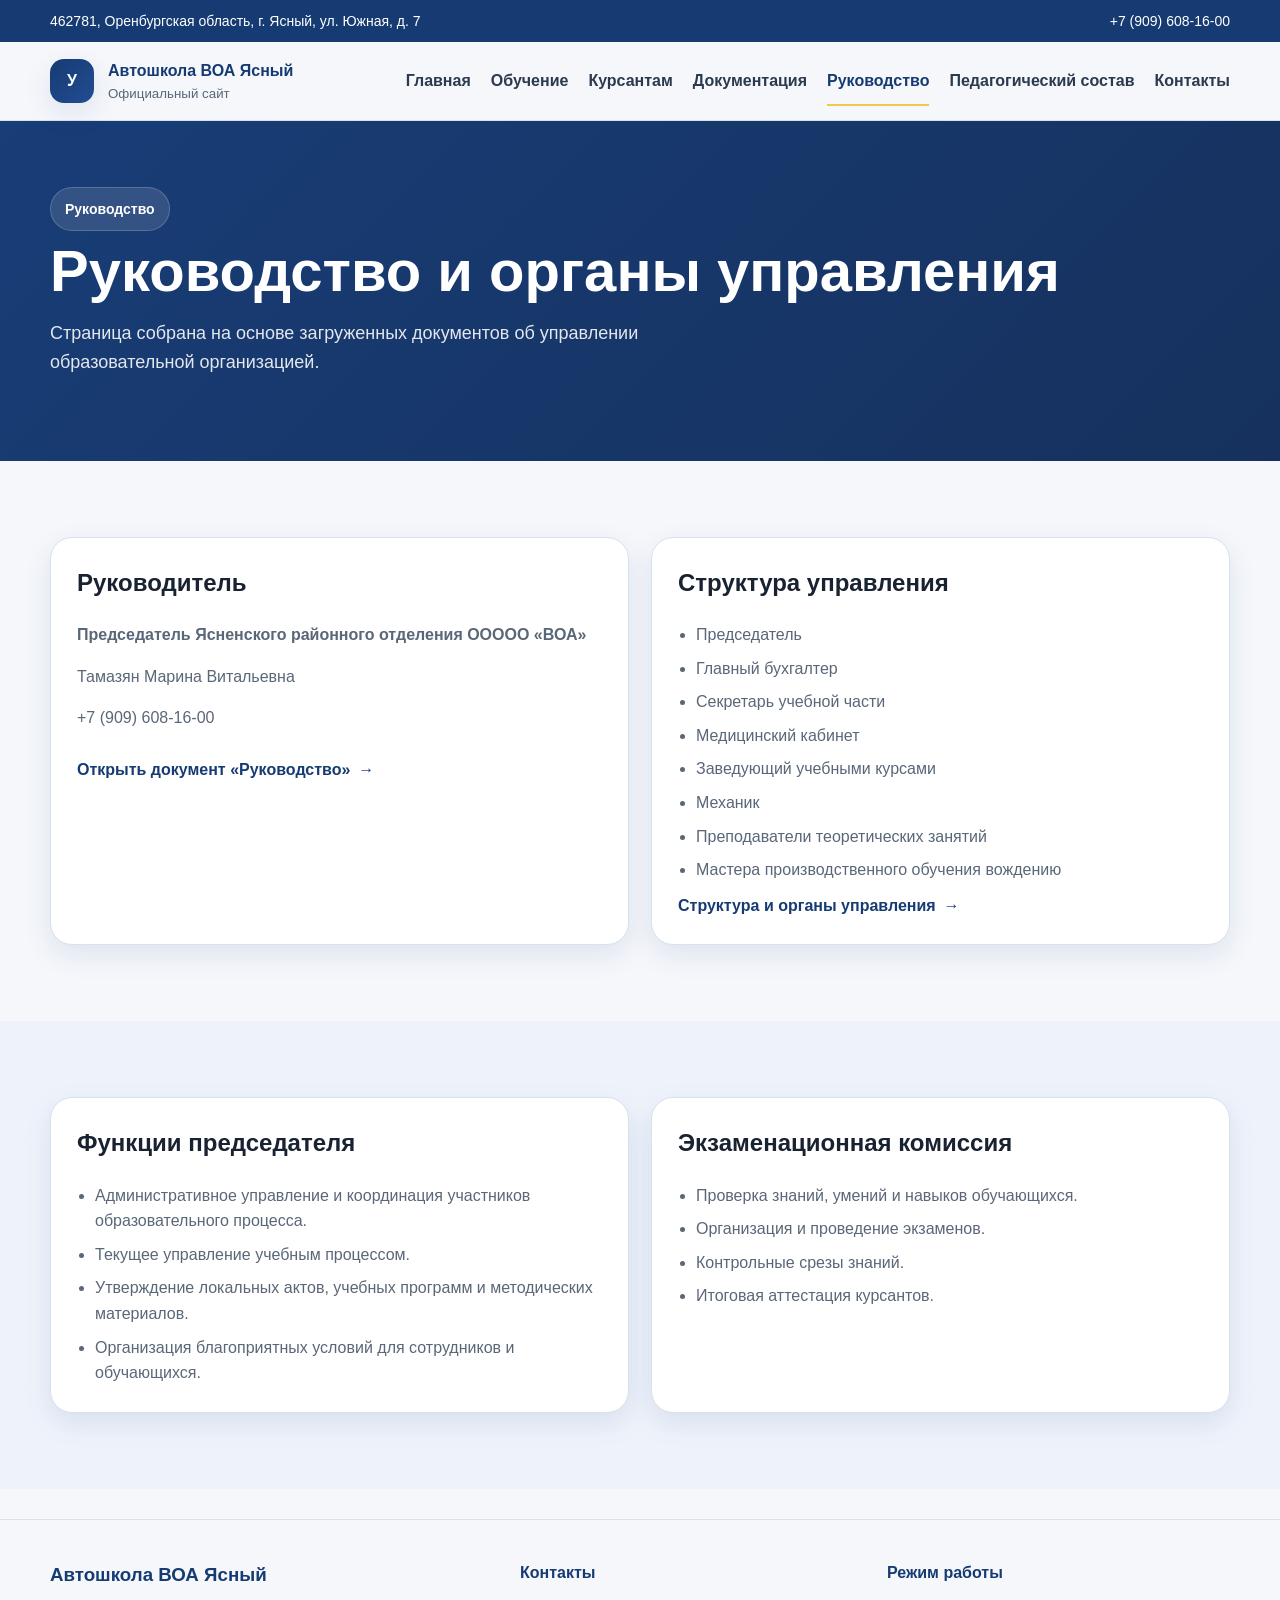
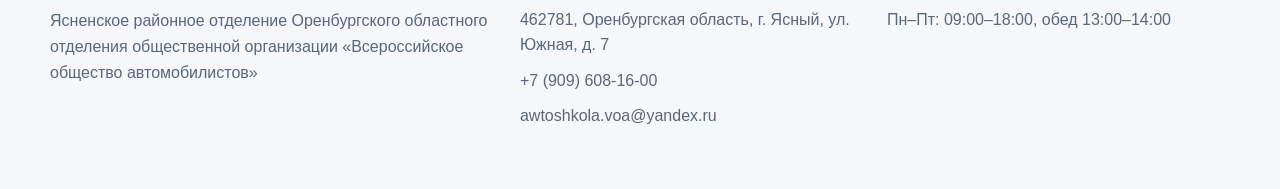
<file: management.html>
<!DOCTYPE html>
<html lang="ru">
<head>
  <meta charset="UTF-8" />
  <meta name="viewport" content="width=device-width, initial-scale=1.0" />
  <title>Руководство — Автошкола ВОА Ясный</title>
  <meta name="description" content="Официальный сайт Ясненское районное отделение ООООО «ВОА»." />
  <link rel="stylesheet" href="style.css" />
</head>
<body>
  <div class="topbar">
    <div class="container topbar-inner">
      <span>462781, Оренбургская область, г. Ясный, ул. Южная, д. 7</span>
      <span><a href="tel:79096081600">+7 (909) 608-16-00</a></span>
    </div>
  </div>
  <header class="header">
    <div class="container header-inner">
      <a class="logo" href="index.html">
        <span class="logo-mark">У</span>
        <span>
          <strong>Автошкола ВОА Ясный</strong>
          <small>Официальный сайт</small>
        </span>
      </a>
      <button class="menu-toggle" type="button" aria-label="Открыть меню">☰</button>
      <nav class="nav"><a href="index.html">Главная</a>
<a href="training.html">Обучение</a>
<a href="students.html">Курсантам</a>
<a href="docs.html">Документация</a>
<a href="management.html" class="is-active">Руководство</a>
<a href="teachers.html">Педагогический состав</a>
<a href="contacts.html">Контакты</a></nav>
    </div>
  </header>
  <main>
<section class="hero hero-inner">
  <div class="container hero-inner-box reveal">
    <span class="eyebrow">Руководство</span>
    <h1>Руководство и органы управления</h1>
    <p>Страница собрана на основе загруженных документов об управлении образовательной организацией.</p>
  </div>
</section>
<section class="section">
  <div class="container two-col">
    <div class="card reveal">
      <h2>Руководитель</h2>
      <p><strong>Председатель Ясненского районного отделения ООООО «ВОА»</strong></p>
      <p>Тамазян Марина Витальевна</p>
      <p><a href="tel:79096081600">+7 (909) 608-16-00</a></p>
      <a class="link-arrow" href="assets/files/rukovodstvo.docx" target="_blank" rel="noopener">Открыть документ «Руководство»</a>
    </div>
    <div class="card reveal">
      <h2>Структура управления</h2>
      <ul class="list-clean">
        <li>Председатель</li>
        <li>Главный бухгалтер</li>
        <li>Секретарь учебной части</li>
        <li>Медицинский кабинет</li>
        <li>Заведующий учебными курсами</li>
        <li>Механик</li>
        <li>Преподаватели теоретических занятий</li>
        <li>Мастера производственного обучения вождению</li>
      </ul>
      <a class="link-arrow" href="assets/files/struktura-i-organy-upravleniya.docx" target="_blank" rel="noopener">Структура и органы управления</a>
    </div>
  </div>
</section>
<section class="section section-soft">
  <div class="container two-col">
    <article class="card reveal">
      <h2>Функции председателя</h2>
      <ul class="list-clean">
        <li>Административное управление и координация участников образовательного процесса.</li>
        <li>Текущее управление учебным процессом.</li>
        <li>Утверждение локальных актов, учебных программ и методических материалов.</li>
        <li>Организация благоприятных условий для сотрудников и обучающихся.</li>
      </ul>
    </article>
    <article class="card reveal">
      <h2>Экзаменационная комиссия</h2>
      <ul class="list-clean">
        <li>Проверка знаний, умений и навыков обучающихся.</li>
        <li>Организация и проведение экзаменов.</li>
        <li>Контрольные срезы знаний.</li>
        <li>Итоговая аттестация курсантов.</li>
      </ul>
    </article>
  </div>
</section>
</main>
  <footer class="footer">
    <div class="container footer-grid">
      <div>
        <h3>Автошкола ВОА Ясный</h3>
        <p>Ясненское районное отделение Оренбургского областного отделения общественной организации «Всероссийское общество автомобилистов»</p>
      </div>
      <div>
        <h4>Контакты</h4>
        <p>462781, Оренбургская область, г. Ясный, ул. Южная, д. 7</p>
        <p><a href="tel:79096081600">+7 (909) 608-16-00</a></p>
        <p><a href="mailto:awtoshkola.voa@yandex.ru">awtoshkola.voa@yandex.ru</a></p>
      </div>
      <div>
        <h4>Режим работы</h4>
        <p>Пн–Пт: 09:00–18:00, обед 13:00–14:00</p>
      </div>
    </div>
  </footer>
  <script src="script.js"></script>
</body>
</html>
</file>
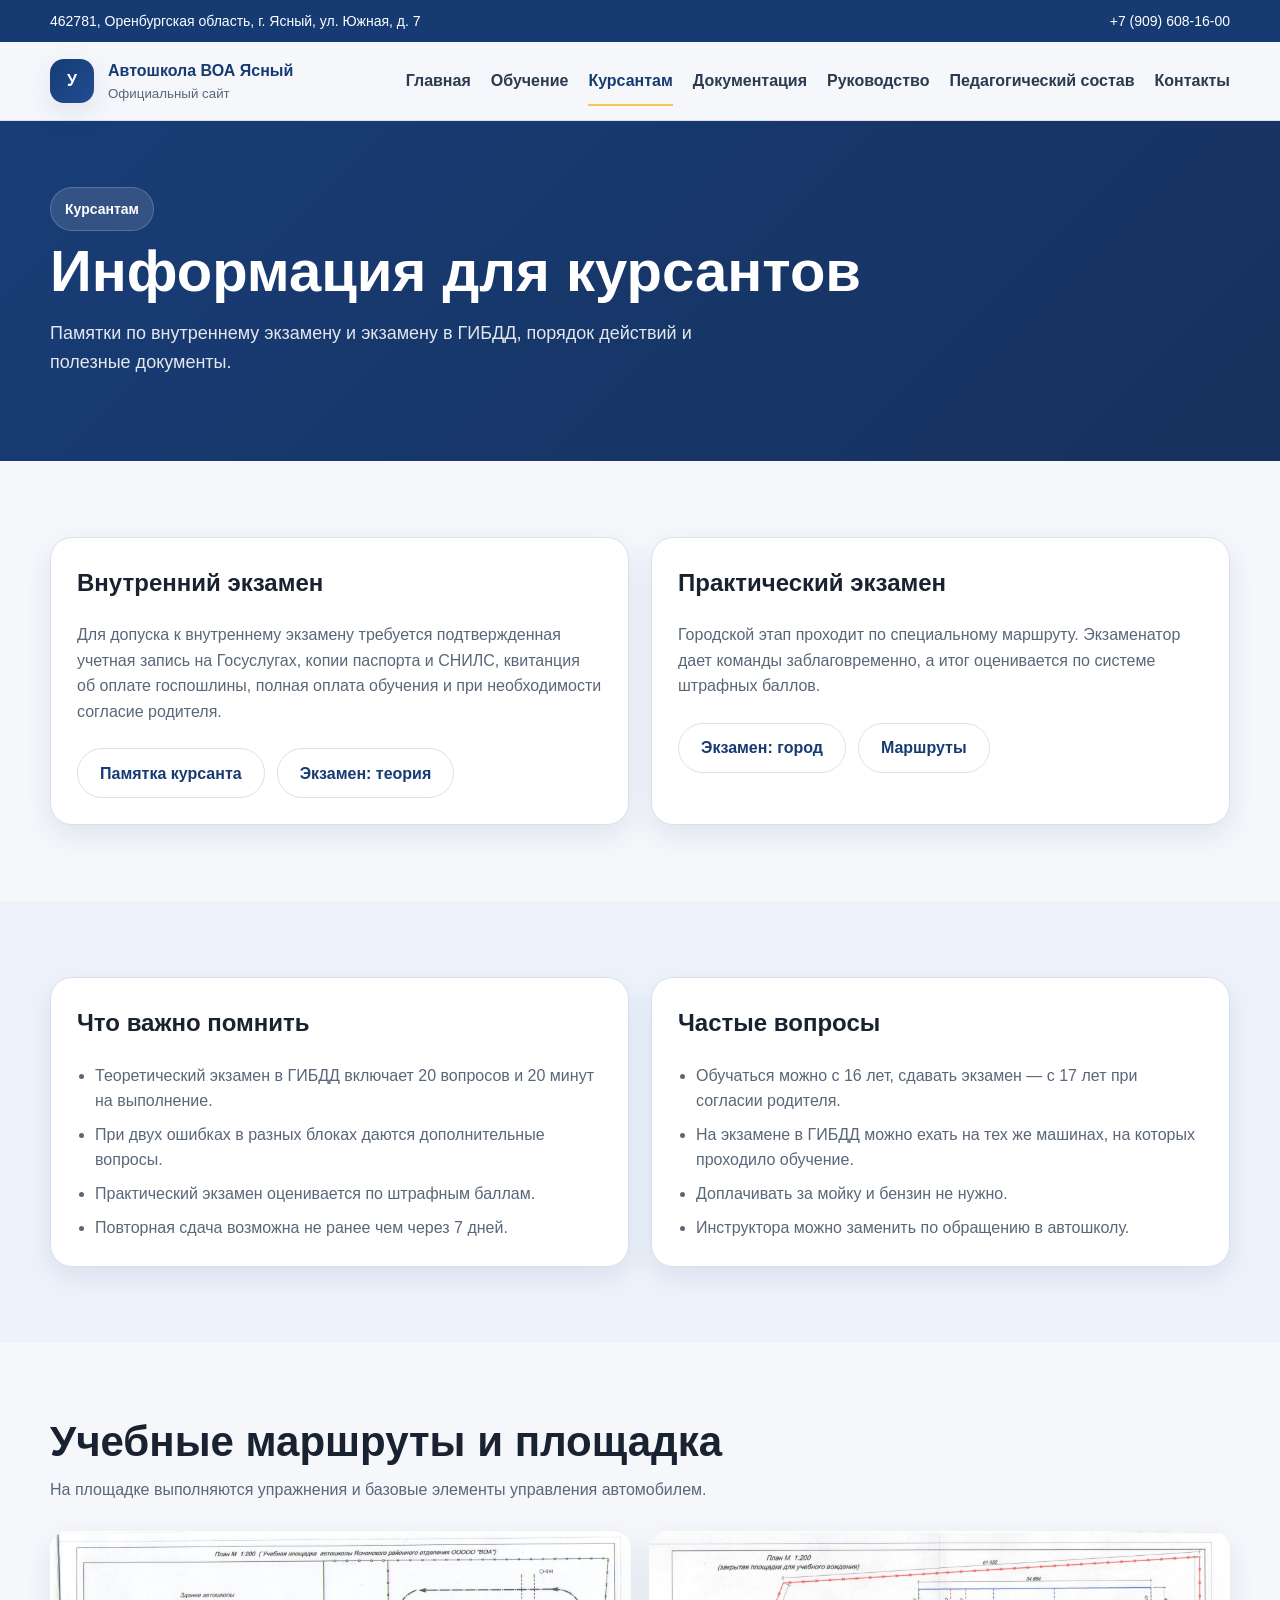
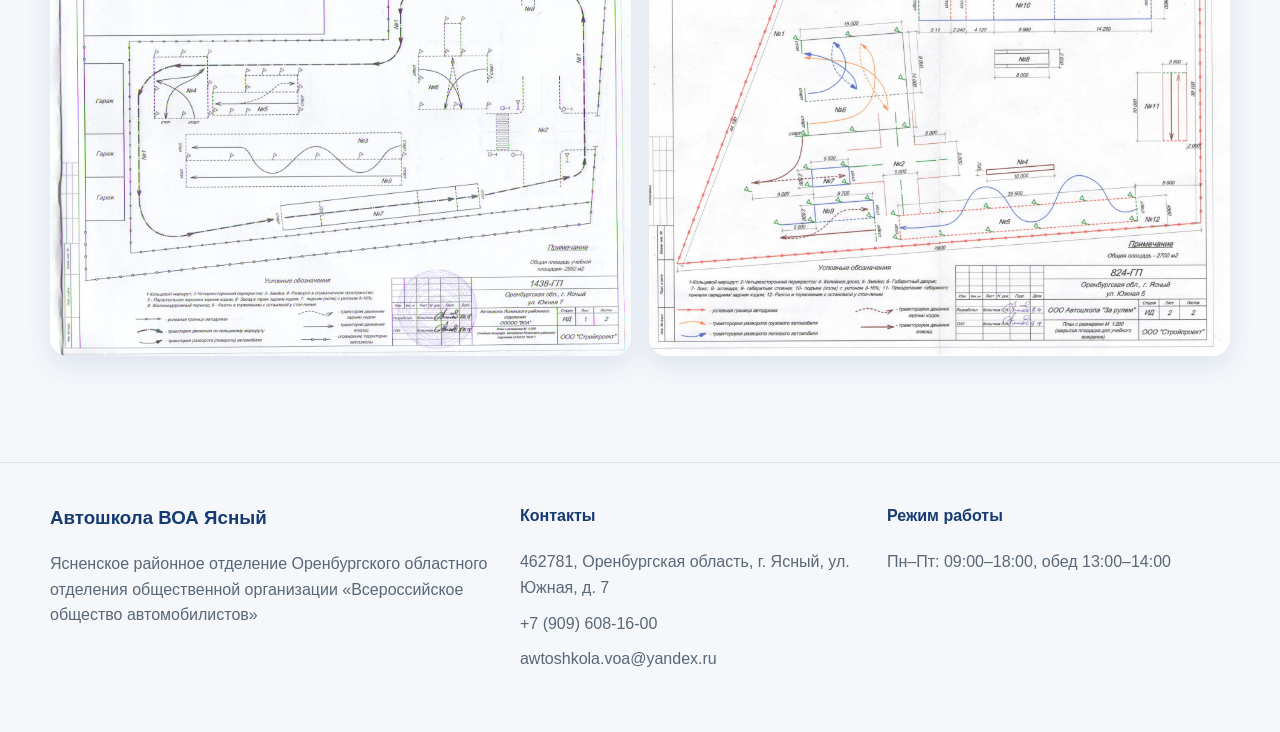
<file: students.html>
<!DOCTYPE html>
<html lang="ru">
<head>
  <meta charset="UTF-8" />
  <meta name="viewport" content="width=device-width, initial-scale=1.0" />
  <title>Курсантам — Автошкола ВОА Ясный</title>
  <meta name="description" content="Официальный сайт Ясненское районное отделение ООООО «ВОА»." />
  <link rel="stylesheet" href="style.css" />
</head>
<body>
  <div class="topbar">
    <div class="container topbar-inner">
      <span>462781, Оренбургская область, г. Ясный, ул. Южная, д. 7</span>
      <span><a href="tel:79096081600">+7 (909) 608-16-00</a></span>
    </div>
  </div>
  <header class="header">
    <div class="container header-inner">
      <a class="logo" href="index.html">
        <span class="logo-mark">У</span>
        <span>
          <strong>Автошкола ВОА Ясный</strong>
          <small>Официальный сайт</small>
        </span>
      </a>
      <button class="menu-toggle" type="button" aria-label="Открыть меню">☰</button>
      <nav class="nav"><a href="index.html">Главная</a>
<a href="training.html">Обучение</a>
<a href="students.html" class="is-active">Курсантам</a>
<a href="docs.html">Документация</a>
<a href="management.html">Руководство</a>
<a href="teachers.html">Педагогический состав</a>
<a href="contacts.html">Контакты</a></nav>
    </div>
  </header>
  <main>
<section class="hero hero-inner">
  <div class="container hero-inner-box reveal">
    <span class="eyebrow">Курсантам</span>
    <h1>Информация для курсантов</h1>
    <p>Памятки по внутреннему экзамену и экзамену в ГИБДД, порядок действий и полезные документы.</p>
  </div>
</section>
<section class="section">
  <div class="container cards cards-2">
    <article class="card reveal">
      <h2>Внутренний экзамен</h2>
      <p>Для допуска к внутреннему экзамену требуется подтвержденная учетная запись на Госуслугах, копии паспорта и СНИЛС, квитанция об оплате госпошлины, полная оплата обучения и при необходимости согласие родителя.</p>
      <div class="doc-actions">
        <a class="btn btn-secondary" href="assets/files/informaciya-dlya-uchashchihsya.docx" target="_blank" rel="noopener">Памятка курсанта</a>
        <a class="btn btn-secondary" href="assets/files/pamyatka-ekzamen-teoriya.docx" target="_blank" rel="noopener">Экзамен: теория</a>
      </div>
    </article>
    <article class="card reveal">
      <h2>Практический экзамен</h2>
      <p>Городской этап проходит по специальному маршруту. Экзаменатор дает команды заблаговременно, а итог оценивается по системе штрафных баллов.</p>
      <div class="doc-actions">
        <a class="btn btn-secondary" href="assets/files/pamyatka-ekzamen-gorod.docx" target="_blank" rel="noopener">Экзамен: город</a>
        <a class="btn btn-secondary" href="assets/files/uchebnye-i-ekzamenacionnye-marshruty.docx" target="_blank" rel="noopener">Маршруты</a>
      </div>
    </article>
  </div>
</section>
<section class="section section-soft">
  <div class="container two-col">
    <div class="card reveal">
      <h2>Что важно помнить</h2>
      <ul class="list-clean">
        <li>Теоретический экзамен в ГИБДД включает 20 вопросов и 20 минут на выполнение.</li>
        <li>При двух ошибках в разных блоках даются дополнительные вопросы.</li>
        <li>Практический экзамен оценивается по штрафным баллам.</li>
        <li>Повторная сдача возможна не ранее чем через 7 дней.</li>
      </ul>
    </div>
    <div class="card reveal">
      <h2>Частые вопросы</h2>
      <ul class="list-clean">
        <li>Обучаться можно с 16 лет, сдавать экзамен — с 17 лет при согласии родителя.</li>
        <li>На экзамене в ГИБДД можно ехать на тех же машинах, на которых проходило обучение.</li>
        <li>Доплачивать за мойку и бензин не нужно.</li>
        <li>Инструктора можно заменить по обращению в автошколу.</li>
      </ul>
    </div>
  </div>
</section>
<section class="section">
  <div class="container">
    <div class="section-head reveal">
      <h2>Учебные маршруты и площадка</h2>
      <p>На площадке выполняются упражнения и базовые элементы управления автомобилем.</p>
    </div>
    <div class="gallery-grid gallery-grid-2">
      <img class="reveal" src="assets/img/ploshchadka-1.jpg" alt="Схема учебной площадки" />
      <img class="reveal" src="assets/img/ploshchadka-2.jpeg" alt="План закрытой площадки" />
    </div>
  </div>
</section>
</main>
  <footer class="footer">
    <div class="container footer-grid">
      <div>
        <h3>Автошкола ВОА Ясный</h3>
        <p>Ясненское районное отделение Оренбургского областного отделения общественной организации «Всероссийское общество автомобилистов»</p>
      </div>
      <div>
        <h4>Контакты</h4>
        <p>462781, Оренбургская область, г. Ясный, ул. Южная, д. 7</p>
        <p><a href="tel:79096081600">+7 (909) 608-16-00</a></p>
        <p><a href="mailto:awtoshkola.voa@yandex.ru">awtoshkola.voa@yandex.ru</a></p>
      </div>
      <div>
        <h4>Режим работы</h4>
        <p>Пн–Пт: 09:00–18:00, обед 13:00–14:00</p>
      </div>
    </div>
  </footer>
  <script src="script.js"></script>
</body>
</html>
</file>
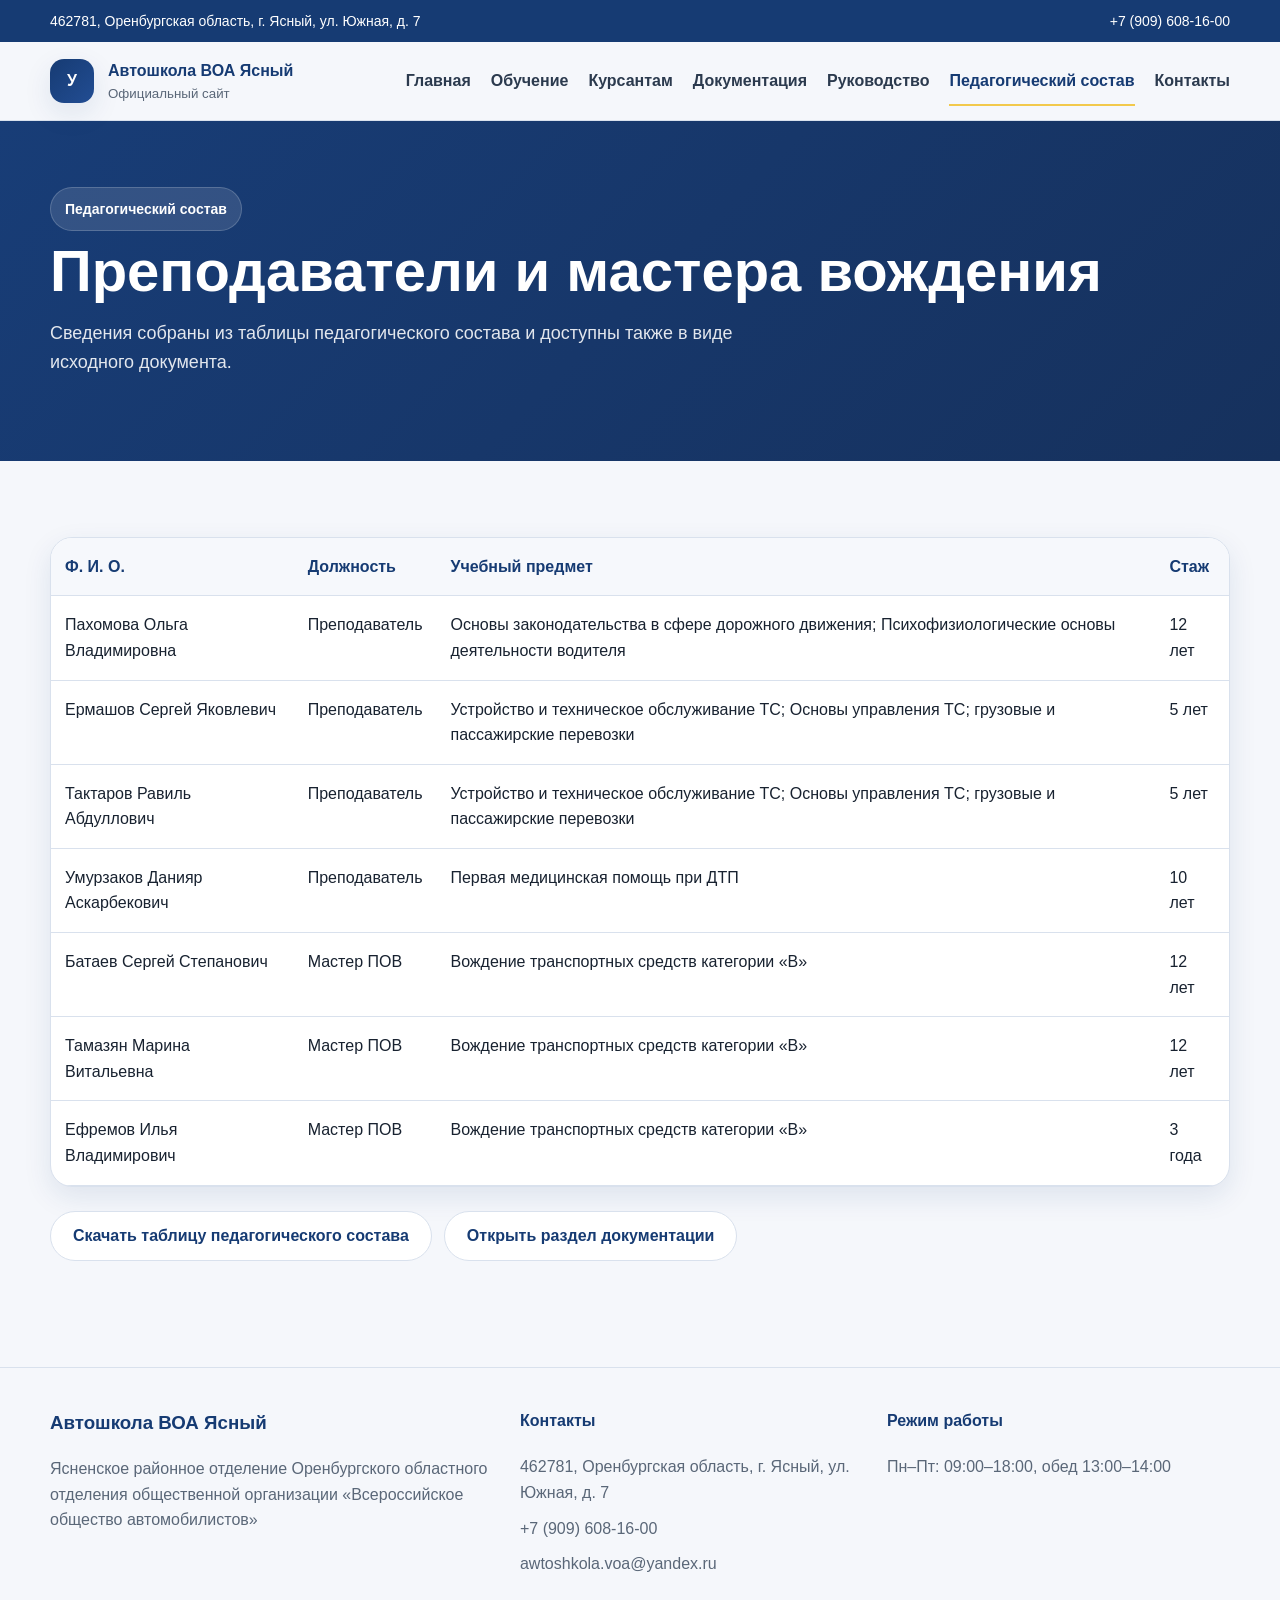
<file: teachers.html>
<!DOCTYPE html>
<html lang="ru">
<head>
  <meta charset="UTF-8" />
  <meta name="viewport" content="width=device-width, initial-scale=1.0" />
  <title>Педагогический состав — Автошкола ВОА Ясный</title>
  <meta name="description" content="Официальный сайт Ясненское районное отделение ООООО «ВОА»." />
  <link rel="stylesheet" href="style.css" />
</head>
<body>
  <div class="topbar">
    <div class="container topbar-inner">
      <span>462781, Оренбургская область, г. Ясный, ул. Южная, д. 7</span>
      <span><a href="tel:79096081600">+7 (909) 608-16-00</a></span>
    </div>
  </div>
  <header class="header">
    <div class="container header-inner">
      <a class="logo" href="index.html">
        <span class="logo-mark">У</span>
        <span>
          <strong>Автошкола ВОА Ясный</strong>
          <small>Официальный сайт</small>
        </span>
      </a>
      <button class="menu-toggle" type="button" aria-label="Открыть меню">☰</button>
      <nav class="nav"><a href="index.html">Главная</a>
<a href="training.html">Обучение</a>
<a href="students.html">Курсантам</a>
<a href="docs.html">Документация</a>
<a href="management.html">Руководство</a>
<a href="teachers.html" class="is-active">Педагогический состав</a>
<a href="contacts.html">Контакты</a></nav>
    </div>
  </header>
  <main>
<section class="hero hero-inner">
  <div class="container hero-inner-box reveal">
    <span class="eyebrow">Педагогический состав</span>
    <h1>Преподаватели и мастера вождения</h1>
    <p>Сведения собраны из таблицы педагогического состава и доступны также в виде исходного документа.</p>
  </div>
</section>
<section class="section">
  <div class="container">
    <div class="table-wrap reveal">
      <table class="table">
        <thead><tr><th>Ф. И. О.</th><th>Должность</th><th>Учебный предмет</th><th>Стаж</th></tr></thead>
        <tbody><tr><td>Пахомова Ольга Владимировна</td><td>Преподаватель</td><td>Основы законодательства в сфере дорожного движения; Психофизиологические основы деятельности водителя</td><td>12 лет</td></tr><tr><td>Ермашов Сергей Яковлевич</td><td>Преподаватель</td><td>Устройство и техническое обслуживание ТС; Основы управления ТС; грузовые и пассажирские перевозки</td><td>5 лет</td></tr><tr><td>Тактаров Равиль Абдуллович</td><td>Преподаватель</td><td>Устройство и техническое обслуживание ТС; Основы управления ТС; грузовые и пассажирские перевозки</td><td>5 лет</td></tr><tr><td>Умурзаков Данияр Аскарбекович</td><td>Преподаватель</td><td>Первая медицинская помощь при ДТП</td><td>10 лет</td></tr><tr><td>Батаев Сергей Степанович</td><td>Мастер ПОВ</td><td>Вождение транспортных средств категории «В»</td><td>12 лет</td></tr><tr><td>Тамазян Марина Витальевна</td><td>Мастер ПОВ</td><td>Вождение транспортных средств категории «В»</td><td>12 лет</td></tr><tr><td>Ефремов Илья Владимирович</td><td>Мастер ПОВ</td><td>Вождение транспортных средств категории «В»</td><td>3 года</td></tr></tbody>
      </table>
    </div>
    <div class="doc-actions reveal" style="margin-top:24px">
      <a class="btn btn-secondary" href="assets/files/pedagogicheskiy-sostav.docx" target="_blank" rel="noopener">Скачать таблицу педагогического состава</a>
      <a class="btn btn-secondary" href="docs.html#leaders-teachers">Открыть раздел документации</a>
    </div>
  </div>
</section>
</main>
  <footer class="footer">
    <div class="container footer-grid">
      <div>
        <h3>Автошкола ВОА Ясный</h3>
        <p>Ясненское районное отделение Оренбургского областного отделения общественной организации «Всероссийское общество автомобилистов»</p>
      </div>
      <div>
        <h4>Контакты</h4>
        <p>462781, Оренбургская область, г. Ясный, ул. Южная, д. 7</p>
        <p><a href="tel:79096081600">+7 (909) 608-16-00</a></p>
        <p><a href="mailto:awtoshkola.voa@yandex.ru">awtoshkola.voa@yandex.ru</a></p>
      </div>
      <div>
        <h4>Режим работы</h4>
        <p>Пн–Пт: 09:00–18:00, обед 13:00–14:00</p>
      </div>
    </div>
  </footer>
  <script src="script.js"></script>
</body>
</html>
</file>
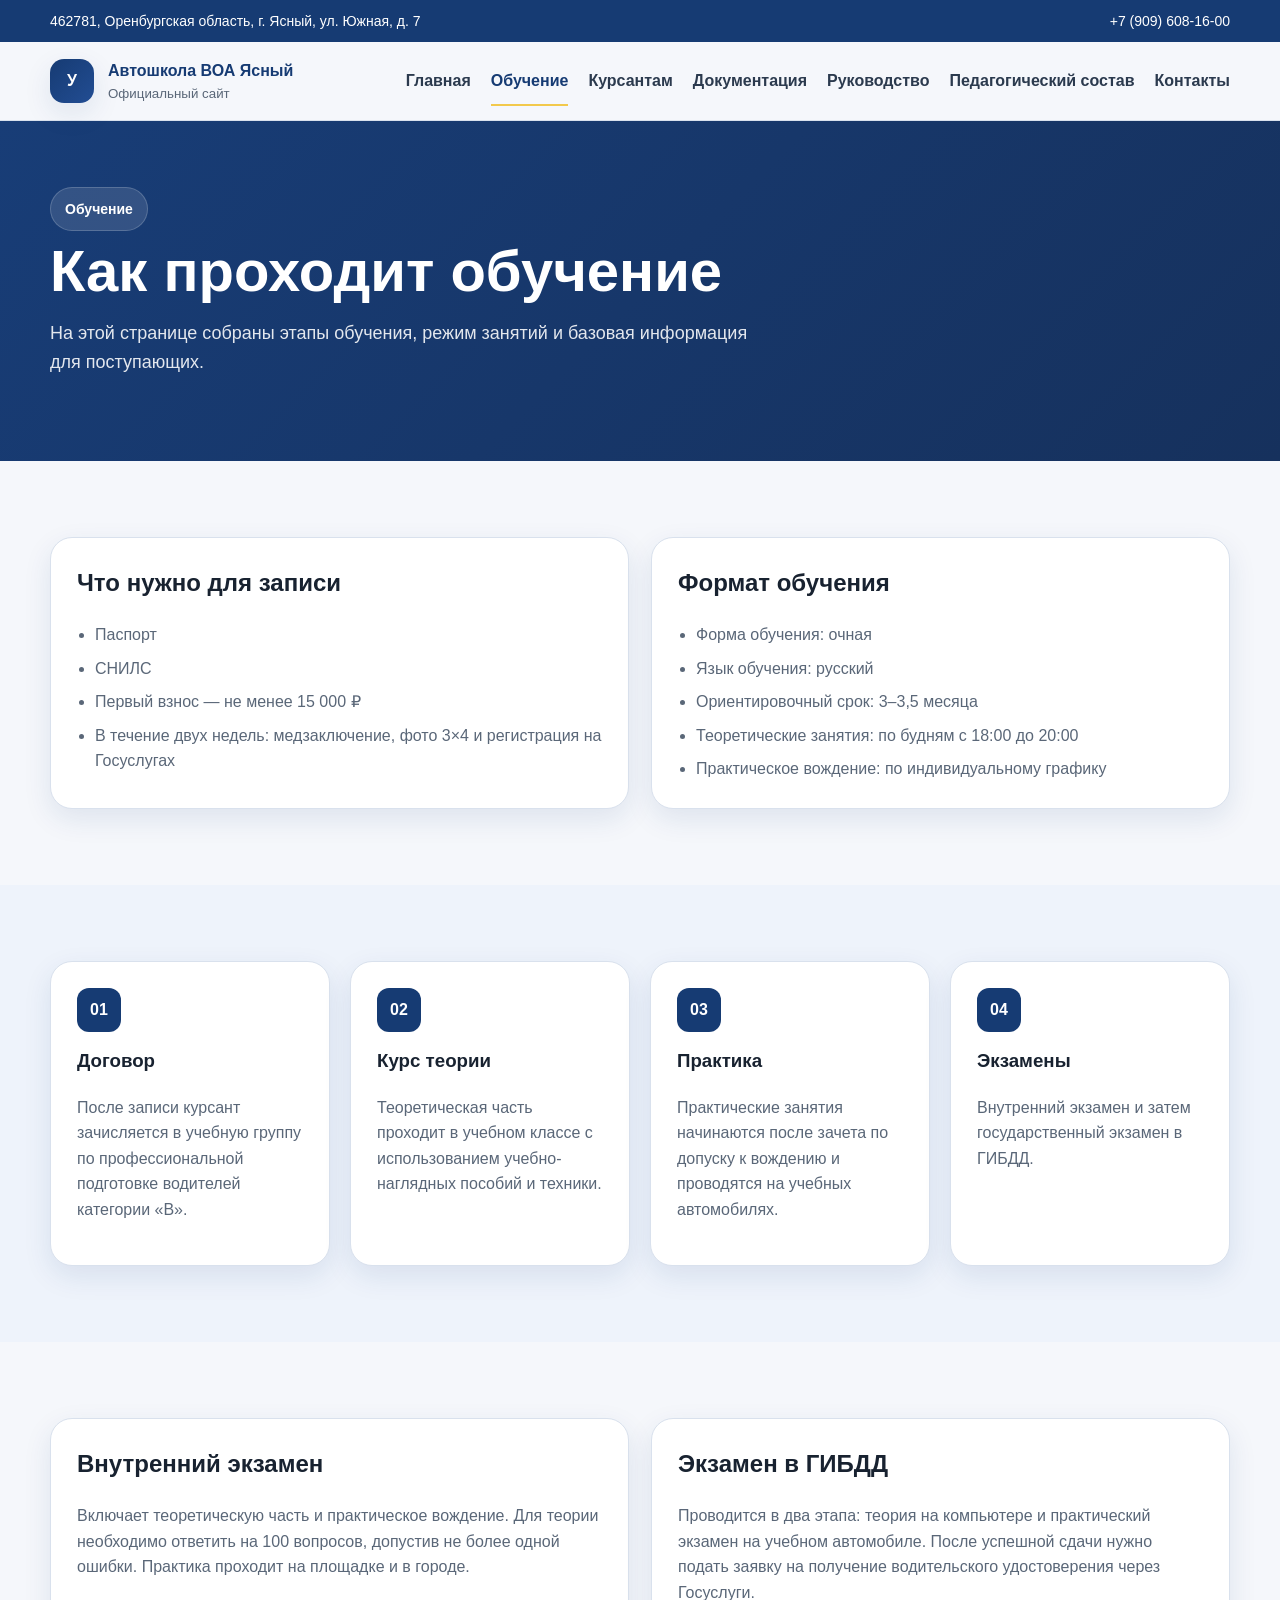
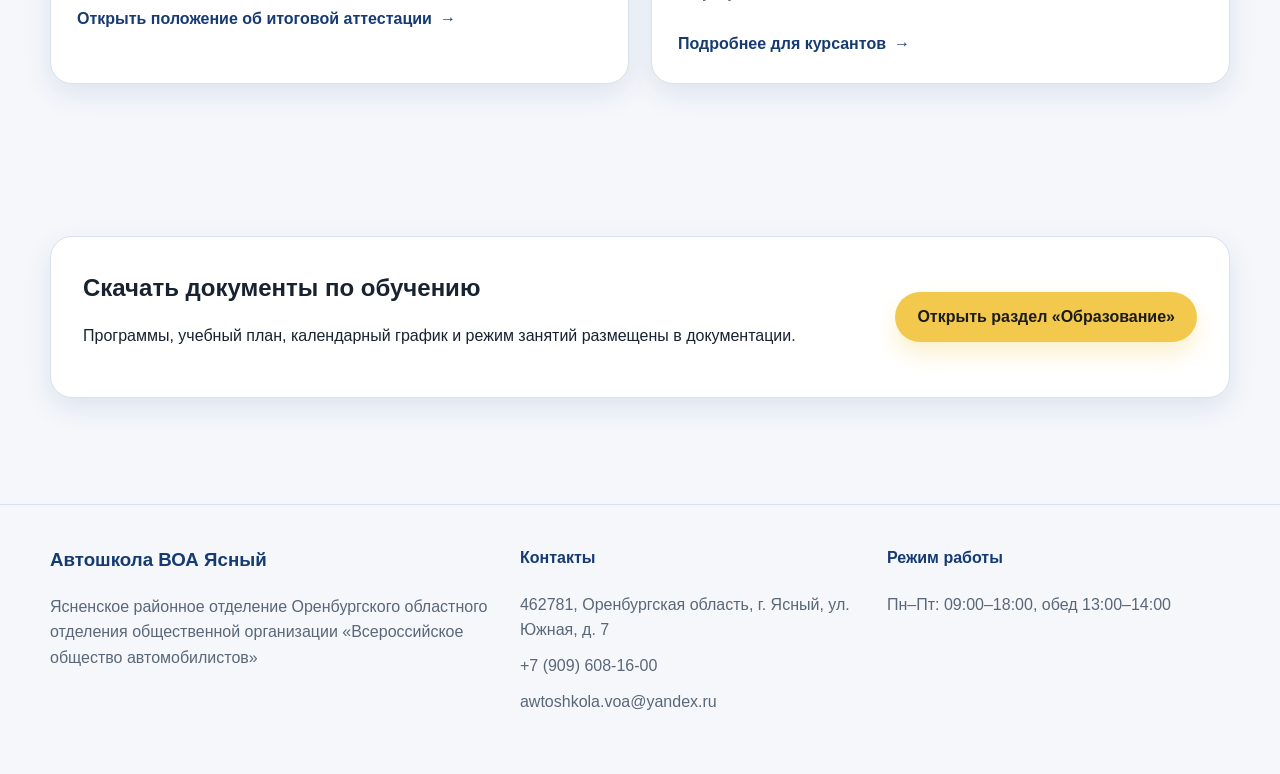
<file: training.html>
<!DOCTYPE html>
<html lang="ru">
<head>
  <meta charset="UTF-8" />
  <meta name="viewport" content="width=device-width, initial-scale=1.0" />
  <title>Обучение — Автошкола ВОА Ясный</title>
  <meta name="description" content="Официальный сайт Ясненское районное отделение ООООО «ВОА»." />
  <link rel="stylesheet" href="style.css" />
</head>
<body>
  <div class="topbar">
    <div class="container topbar-inner">
      <span>462781, Оренбургская область, г. Ясный, ул. Южная, д. 7</span>
      <span><a href="tel:79096081600">+7 (909) 608-16-00</a></span>
    </div>
  </div>
  <header class="header">
    <div class="container header-inner">
      <a class="logo" href="index.html">
        <span class="logo-mark">У</span>
        <span>
          <strong>Автошкола ВОА Ясный</strong>
          <small>Официальный сайт</small>
        </span>
      </a>
      <button class="menu-toggle" type="button" aria-label="Открыть меню">☰</button>
      <nav class="nav"><a href="index.html">Главная</a>
<a href="training.html" class="is-active">Обучение</a>
<a href="students.html">Курсантам</a>
<a href="docs.html">Документация</a>
<a href="management.html">Руководство</a>
<a href="teachers.html">Педагогический состав</a>
<a href="contacts.html">Контакты</a></nav>
    </div>
  </header>
  <main>
<section class="hero hero-inner">
  <div class="container hero-inner-box reveal">
    <span class="eyebrow">Обучение</span>
    <h1>Как проходит обучение</h1>
    <p>На этой странице собраны этапы обучения, режим занятий и базовая информация для поступающих.</p>
  </div>
</section>
<section class="section">
  <div class="container two-col">
    <div class="card reveal">
      <h2>Что нужно для записи</h2>
      <ul class="list-clean">
        <li>Паспорт</li>
        <li>СНИЛС</li>
        <li>Первый взнос — не менее 15 000 ₽</li>
        <li>В течение двух недель: медзаключение, фото 3×4 и регистрация на Госуслугах</li>
      </ul>
    </div>
    <div class="card reveal">
      <h2>Формат обучения</h2>
      <ul class="list-clean">
        <li>Форма обучения: очная</li>
        <li>Язык обучения: русский</li>
        <li>Ориентировочный срок: 3–3,5 месяца</li>
        <li>Теоретические занятия: по будням с 18:00 до 20:00</li>
        <li>Практическое вождение: по индивидуальному графику</li>
      </ul>
    </div>
  </div>
</section>
<section class="section section-soft">
  <div class="container">
    <div class="steps-grid">
      <div class="step-card reveal"><span>01</span><h3>Договор</h3><p>После записи курсант зачисляется в учебную группу по профессиональной подготовке водителей категории «В».</p></div>
      <div class="step-card reveal"><span>02</span><h3>Курс теории</h3><p>Теоретическая часть проходит в учебном классе с использованием учебно-наглядных пособий и техники.</p></div>
      <div class="step-card reveal"><span>03</span><h3>Практика</h3><p>Практические занятия начинаются после зачета по допуску к вождению и проводятся на учебных автомобилях.</p></div>
      <div class="step-card reveal"><span>04</span><h3>Экзамены</h3><p>Внутренний экзамен и затем государственный экзамен в ГИБДД.</p></div>
    </div>
  </div>
</section>
<section class="section">
  <div class="container two-col">
    <article class="card reveal">
      <h2>Внутренний экзамен</h2>
      <p>Включает теоретическую часть и практическое вождение. Для теории необходимо ответить на 100 вопросов, допустив не более одной ошибки. Практика проходит на площадке и в городе.</p>
      <a class="link-arrow" href="assets/files/polozhenie-ob-itogovoy-attestacii.doc" target="_blank" rel="noopener">Открыть положение об итоговой аттестации</a>
    </article>
    <article class="card reveal">
      <h2>Экзамен в ГИБДД</h2>
      <p>Проводится в два этапа: теория на компьютере и практический экзамен на учебном автомобиле. После успешной сдачи нужно подать заявку на получение водительского удостоверения через Госуслуги.</p>
      <a class="link-arrow" href="students.html">Подробнее для курсантов</a>
    </article>
  </div>
</section>
<section class="section">
  <div class="container cta-box reveal">
    <div>
      <h2>Скачать документы по обучению</h2>
      <p>Программы, учебный план, календарный график и режим занятий размещены в документации.</p>
    </div>
    <a class="btn btn-primary" href="docs.html#education">Открыть раздел «Образование»</a>
  </div>
</section>
</main>
  <footer class="footer">
    <div class="container footer-grid">
      <div>
        <h3>Автошкола ВОА Ясный</h3>
        <p>Ясненское районное отделение Оренбургского областного отделения общественной организации «Всероссийское общество автомобилистов»</p>
      </div>
      <div>
        <h4>Контакты</h4>
        <p>462781, Оренбургская область, г. Ясный, ул. Южная, д. 7</p>
        <p><a href="tel:79096081600">+7 (909) 608-16-00</a></p>
        <p><a href="mailto:awtoshkola.voa@yandex.ru">awtoshkola.voa@yandex.ru</a></p>
      </div>
      <div>
        <h4>Режим работы</h4>
        <p>Пн–Пт: 09:00–18:00, обед 13:00–14:00</p>
      </div>
    </div>
  </footer>
  <script src="script.js"></script>
</body>
</html>
</file>
<file: style.css>
:root {
  --bg: #f5f7fb;
  --card: #ffffff;
  --text: #182230;
  --muted: #5a6778;
  --line: #d9e1ed;
  --primary: #163b73;
  --primary-2: #224d93;
  --accent: #f2c94c;
  --soft: #eef3fb;
  --success: #e8f5eb;
  --radius: 22px;
  --shadow: 0 10px 28px rgba(22, 59, 115, .10);
  --container: 1180px;
}
* { box-sizing: border-box; }
html { scroll-behavior: smooth; }
body { margin: 0; font-family: Arial, Helvetica, sans-serif; background: var(--bg); color: var(--text); line-height: 1.6; }
a { color: inherit; text-decoration: none; }
img { max-width: 100%; display: block; border-radius: 18px; }
.container { width: min(var(--container), calc(100% - 32px)); margin: 0 auto; }
.topbar { background: var(--primary); color: #fff; font-size: 14px; }
.topbar-inner { min-height: 42px; display: flex; align-items: center; justify-content: space-between; gap: 16px; flex-wrap: wrap; }
.header { position: sticky; top: 0; z-index: 30; background: rgba(245,247,251,.95); backdrop-filter: blur(10px); border-bottom: 1px solid var(--line); }
.header-inner { display: flex; align-items: center; justify-content: space-between; min-height: 78px; gap: 20px; }
.logo { display: flex; align-items: center; gap: 14px; }
.logo strong { display: block; color: var(--primary); }
.logo small { display: block; color: var(--muted); }
.logo-mark { width: 44px; height: 44px; border-radius: 14px; display: grid; place-items: center; background: linear-gradient(135deg, var(--primary), var(--primary-2)); color: #fff; font-weight: 800; box-shadow: var(--shadow); }
.nav { display: flex; gap: 20px; align-items: center; }
.nav a { font-weight: 700; color: #2b3a4e; padding: 8px 0; position: relative; }
.nav a::after { content: ''; position: absolute; left: 0; bottom: -4px; width: 0; height: 2px; background: var(--accent); transition: .25s ease; }
.nav a:hover::after, .nav a.is-active::after { width: 100%; }
.nav a.is-active { color: var(--primary); }
.menu-toggle { display: none; border: 1px solid var(--line); background: var(--card); border-radius: 12px; width: 44px; height: 44px; font-size: 20px; }
.hero { padding: 60px 0 72px; }
.hero-home { background: radial-gradient(circle at top right, rgba(242,201,76,.25), transparent 30%), linear-gradient(135deg, #193b73, #0f2a51); color: #fff; }
.hero-grid { display: grid; grid-template-columns: 1.08fr .92fr; gap: 30px; align-items: center; }
.hero-copy h1, .hero-inner-box h1 { margin: 10px 0 14px; font-size: clamp(34px, 5vw, 58px); line-height: 1.03; }
.hero-copy p, .hero-inner-box p { font-size: 18px; color: rgba(255,255,255,.88); max-width: 700px; }
.eyebrow { display: inline-flex; padding: 10px 14px; border-radius: 999px; background: rgba(255,255,255,.12); border: 1px solid rgba(255,255,255,.18); font-size: 14px; font-weight: 700; }
.hero-actions, .doc-actions { display: flex; gap: 12px; flex-wrap: wrap; margin-top: 24px; }
.stats-grid { margin-top: 28px; display: grid; grid-template-columns: repeat(3, minmax(0,1fr)); gap: 14px; }
.stat-card { background: rgba(255,255,255,.10); border: 1px solid rgba(255,255,255,.12); border-radius: 18px; padding: 18px; }
.stat-card strong { display: block; font-size: 28px; margin-bottom: 4px; }
.hero-media img { min-height: 320px; object-fit: cover; box-shadow: 0 20px 40px rgba(0,0,0,.2); }
.hero-inner { background: linear-gradient(135deg, #183d77, #16315d); color: #fff; padding-top: 44px; padding-bottom: 44px; }
.hero-inner-box { padding: 22px 0; }
.section { padding: 76px 0; }
.section-soft { background: var(--soft); }
.section-head { margin-bottom: 28px; }
.section-head h2 { font-size: clamp(28px, 4vw, 42px); line-height: 1.1; margin: 0 0 12px; }
.section-head p { margin: 0; color: var(--muted); max-width: 720px; }
.cards { display: grid; gap: 22px; }
.cards-2 { grid-template-columns: repeat(2, minmax(0,1fr)); }
.cards-3 { grid-template-columns: repeat(3, minmax(0,1fr)); }
.card, .step-card, .docs-sidebar-box, .cta-box, .note-box, .table-wrap, .doc-section { background: var(--card); border: 1px solid var(--line); border-radius: var(--radius); box-shadow: var(--shadow); }
.card, .step-card, .note-box, .doc-section { padding: 26px; }
.card h2, .card h3, .step-card h3, .doc-section h2 { margin-top: 0; }
.card p, .card li, .step-card p, .doc-section p { color: var(--muted); }
.btn { display: inline-flex; align-items: center; justify-content: center; min-height: 50px; padding: 0 22px; border-radius: 999px; font-weight: 700; transition: .25s ease; border: 0; cursor: pointer; }
.btn-primary { background: var(--accent); color: #1b1b1b; box-shadow: 0 12px 22px rgba(242,201,76,.28); }
.btn-primary:hover { transform: translateY(-2px); }
.btn-secondary { background: #fff; color: var(--primary); border: 1px solid var(--line); }
.btn-sm { min-height: 40px; padding: 0 16px; font-size: 14px; }
.two-col { display: grid; grid-template-columns: repeat(2, minmax(0,1fr)); gap: 22px; }
.steps-grid { display: grid; grid-template-columns: repeat(4, minmax(0,1fr)); gap: 20px; }
.step-card span { display: inline-grid; place-items: center; width: 44px; height: 44px; border-radius: 12px; background: var(--primary); color: #fff; font-weight: 800; margin-bottom: 14px; }
.gallery-grid { display: grid; gap: 18px; }
.gallery-grid img { width: 100%; height: 100%; object-fit: cover; box-shadow: var(--shadow); }
.gallery-grid-2 { grid-template-columns: repeat(2, minmax(0,1fr)); }
.gallery-grid-3 { grid-template-columns: repeat(3, minmax(0,1fr)); }
.cta-box { padding: 32px; display: flex; align-items: center; justify-content: space-between; gap: 24px; }
.cta-box h2 { margin: 0 0 10px; }
.link-arrow { display: inline-flex; align-items: center; gap: 8px; margin-top: 10px; color: var(--primary); font-weight: 700; }
.link-arrow::after { content: '→'; }
.list-clean { margin: 0; padding-left: 18px; }
.list-clean li + li { margin-top: 8px; }
.table-wrap { overflow: auto; }
.table { width: 100%; border-collapse: collapse; min-width: 760px; }
.table th, .table td { padding: 16px 14px; border-bottom: 1px solid var(--line); vertical-align: top; text-align: left; }
.table th { background: #f6f8fc; color: var(--primary); }
.docs-layout { display: grid; grid-template-columns: 300px 1fr; gap: 24px; align-items: start; }
.docs-sidebar { position: sticky; top: 100px; }
.docs-sidebar-box { padding: 22px; }
.docs-sidebar-box h3 { margin-top: 0; }
.docs-anchor-nav { display: grid; gap: 10px; }
.docs-anchor-nav a { color: var(--primary); font-weight: 700; }
.docs-content { display: grid; gap: 22px; }
.doc-section-head { display: flex; align-items: center; justify-content: space-between; gap: 16px; }
.doc-list { list-style: none; margin: 0; padding: 0; display: grid; gap: 12px; }
.doc-item { display: flex; justify-content: space-between; align-items: center; gap: 18px; padding: 16px 0; border-bottom: 1px solid #edf1f7; }
.doc-item:last-child { border-bottom: 0; }
.doc-type, .doc-status { display: inline-flex; margin-top: 6px; padding: 6px 10px; border-radius: 999px; font-size: 12px; font-weight: 700; }
.doc-type { background: #eff5ff; color: var(--primary); }
.doc-status-missing { background: #fff4e5; color: #935b00; }
.doc-empty { color: var(--muted); }
.note-box { color: var(--text); }
.footer { margin-top: 30px; padding: 40px 0 50px; border-top: 1px solid var(--line); }
.footer-grid { display: grid; grid-template-columns: 1.3fr 1fr 1fr; gap: 24px; }
.footer h3, .footer h4 { margin-top: 0; color: var(--primary); }
.footer p { margin: 0 0 10px; color: var(--muted); }
.reveal { opacity: 0; transform: translateY(24px); transition: opacity .6s ease, transform .6s ease; }
.reveal.show { opacity: 1; transform: translateY(0); }
@media (max-width: 1024px) {
  .hero-grid, .cards-3, .steps-grid, .docs-layout, .footer-grid { grid-template-columns: 1fr; }
  .cards-2, .two-col, .gallery-grid-3 { grid-template-columns: 1fr 1fr; }
  .docs-sidebar { position: static; }
}
@media (max-width: 760px) {
  .menu-toggle { display: inline-grid; place-items: center; }
  .nav { display: none; position: absolute; top: 78px; left: 16px; right: 16px; background: var(--card); border: 1px solid var(--line); border-radius: 18px; padding: 18px; box-shadow: var(--shadow); flex-direction: column; align-items: flex-start; }
  .nav.is-open { display: flex; }
  .hero-grid, .cards-2, .two-col, .gallery-grid-2, .gallery-grid-3 { grid-template-columns: 1fr; }
  .stats-grid { grid-template-columns: 1fr; }
  .cta-box { flex-direction: column; align-items: flex-start; }
  .topbar-inner { min-height: auto; padding: 10px 0; }
  .section { padding: 56px 0; }
  .doc-item { flex-direction: column; align-items: flex-start; }
}
</file>
